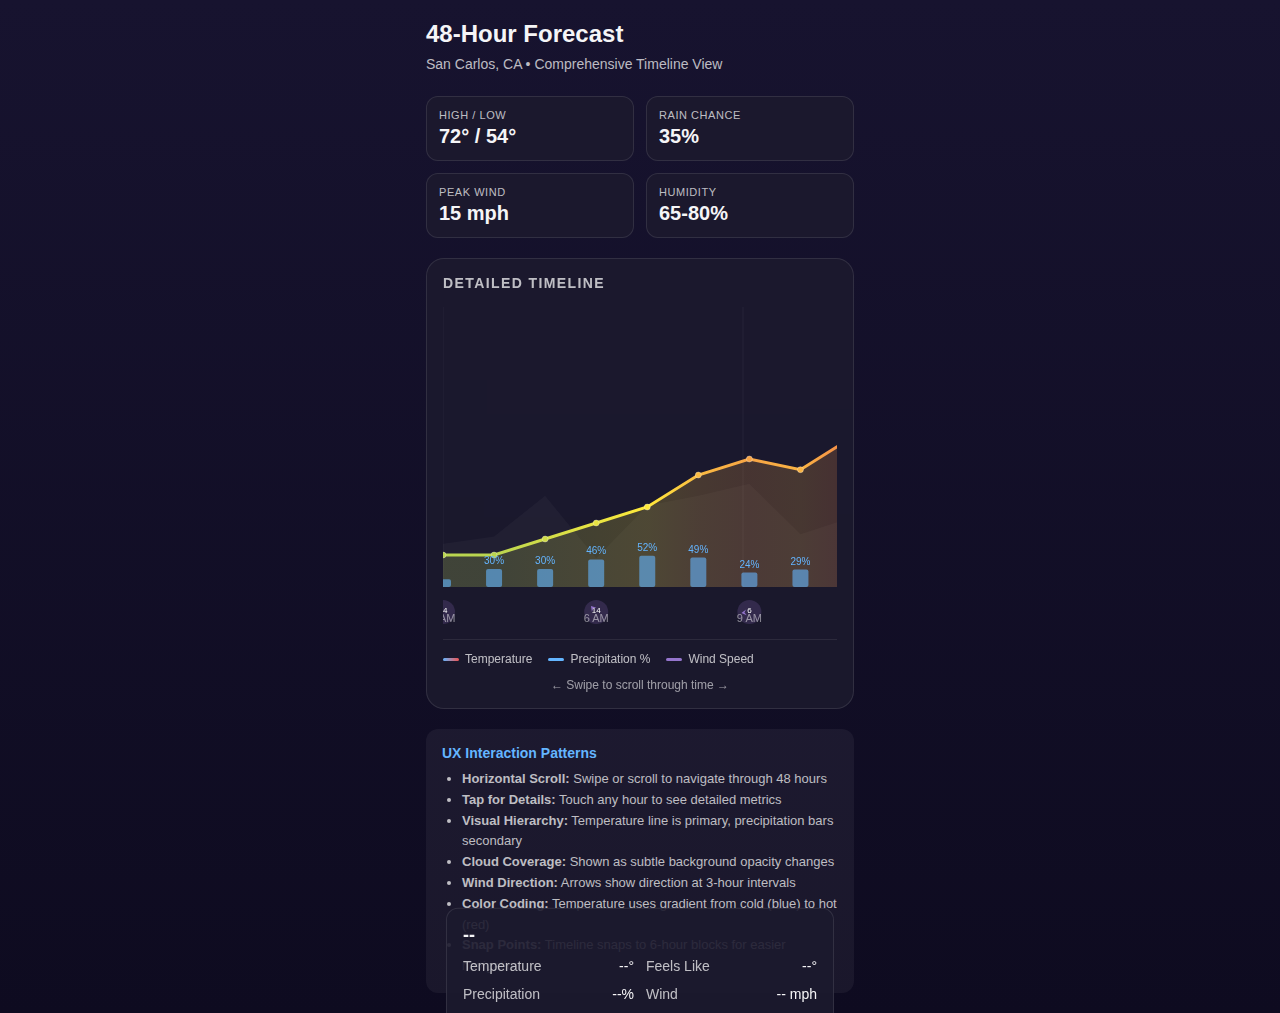
<file: mockup1.html>
<!DOCTYPE html>
<html lang="en">
<head>
  <meta charset="utf-8" />
  <meta name="viewport" content="width=device-width, initial-scale=1" />
  <title>Mockup 1: Comprehensive Timeline - 48 Hour Weather</title>
  <style>
    :root {
      --background: #0e0b20;
      --foreground: #f5f5f7;
      --secondary: rgba(255, 255, 255, 0.72);
      --panel-bg: rgba(28, 26, 45, 0.9);
      --panel-border: rgba(255, 255, 255, 0.1);
      --accent: #64b5ff;
      --precip-color: #64b5ff;
      font-family: 'SF Pro Display', -apple-system, BlinkMacSystemFont, 'Segoe UI', sans-serif;
    }

    * {
      box-sizing: border-box;
      margin: 0;
      padding: 0;
    }

    body {
      background: linear-gradient(180deg, #17132f 0%, #0e0b20 100%);
      color: var(--foreground);
      min-height: 100vh;
      padding: 20px;
      overflow-x: hidden;
    }

    .container {
      max-width: 428px;
      margin: 0 auto;
    }

    h1 {
      font-size: 24px;
      font-weight: 600;
      margin-bottom: 8px;
    }

    .subtitle {
      color: var(--secondary);
      font-size: 14px;
      margin-bottom: 24px;
    }

    /* Main Timeline Panel */
    .timeline-panel {
      background: var(--panel-bg);
      backdrop-filter: blur(24px);
      border: 1px solid var(--panel-border);
      border-radius: 18px;
      padding: 16px;
      margin-bottom: 20px;
    }

    .panel-title {
      font-size: 14px;
      letter-spacing: 0.1em;
      color: var(--secondary);
      margin-bottom: 16px;
    }

    /* Timeline Container */
    .timeline-container {
      position: relative;
      height: 320px;
      overflow-x: auto;
      overflow-y: hidden;
      scroll-snap-type: x proximity;
      -webkit-overflow-scrolling: touch;
      cursor: grab;
    }

    .timeline-container:active {
      cursor: grabbing;
    }

    .timeline-container::-webkit-scrollbar {
      height: 6px;
    }

    .timeline-container::-webkit-scrollbar-track {
      background: rgba(255, 255, 255, 0.05);
      border-radius: 3px;
    }

    .timeline-container::-webkit-scrollbar-thumb {
      background: rgba(255, 255, 255, 0.2);
      border-radius: 3px;
    }

    .timeline-svg {
      height: 100%;
      min-width: 2400px; /* 48 hours * 50px per hour */
    }

    /* Legend */
    .legend {
      display: flex;
      gap: 16px;
      flex-wrap: wrap;
      margin-top: 12px;
      padding-top: 12px;
      border-top: 1px solid rgba(255, 255, 255, 0.08);
    }

    .legend-item {
      display: flex;
      align-items: center;
      gap: 6px;
      font-size: 12px;
      color: var(--secondary);
    }

    .legend-icon {
      width: 16px;
      height: 3px;
      border-radius: 2px;
    }

    .legend-icon.temp { background: linear-gradient(90deg, #64b5ff, #ef5350); }
    .legend-icon.precip { background: var(--precip-color); }
    .legend-icon.wind { background: #9575cd; }

    /* Quick Stats */
    .quick-stats {
      display: grid;
      grid-template-columns: repeat(2, 1fr);
      gap: 12px;
      margin-bottom: 20px;
    }

    .stat-card {
      background: var(--panel-bg);
      border: 1px solid var(--panel-border);
      border-radius: 12px;
      padding: 12px;
    }

    .stat-label {
      font-size: 11px;
      color: var(--secondary);
      text-transform: uppercase;
      letter-spacing: 0.05em;
      margin-bottom: 4px;
    }

    .stat-value {
      font-size: 20px;
      font-weight: 600;
    }

    /* Hourly Detail (shown on tap/click) */
    .hour-detail {
      background: var(--panel-bg);
      border: 1px solid var(--panel-border);
      border-radius: 12px;
      padding: 16px;
      position: fixed;
      bottom: 20px;
      left: 20px;
      right: 20px;
      max-width: 388px;
      margin: 0 auto;
      transform: translateY(120%);
      transition: transform 0.3s ease;
      z-index: 100;
    }

    .hour-detail.active {
      transform: translateY(0);
    }

    .hour-detail-time {
      font-size: 18px;
      font-weight: 600;
      margin-bottom: 12px;
    }

    .hour-detail-grid {
      display: grid;
      grid-template-columns: repeat(2, 1fr);
      gap: 12px;
    }

    .detail-item {
      display: flex;
      justify-content: space-between;
      font-size: 14px;
    }

    .detail-label {
      color: var(--secondary);
    }

    /* Touch hint */
    .touch-hint {
      text-align: center;
      color: var(--secondary);
      font-size: 12px;
      margin-top: 12px;
      opacity: 0.8;
    }

    /* UX Notes */
    .ux-notes {
      background: rgba(255, 255, 255, 0.05);
      border-radius: 12px;
      padding: 16px;
      margin-top: 20px;
    }

    .ux-notes h3 {
      font-size: 14px;
      margin-bottom: 8px;
      color: var(--accent);
    }

    .ux-notes ul {
      font-size: 13px;
      color: var(--secondary);
      line-height: 1.6;
      padding-left: 20px;
    }
  </style>
</head>
<body>
  <div class="container">
    <h1>48-Hour Forecast</h1>
    <p class="subtitle">San Carlos, CA • Comprehensive Timeline View</p>

    <!-- Quick Stats -->
    <div class="quick-stats">
      <div class="stat-card">
        <div class="stat-label">High / Low</div>
        <div class="stat-value">72° / 54°</div>
      </div>
      <div class="stat-card">
        <div class="stat-label">Rain Chance</div>
        <div class="stat-value">35%</div>
      </div>
      <div class="stat-card">
        <div class="stat-label">Peak Wind</div>
        <div class="stat-value">15 mph</div>
      </div>
      <div class="stat-card">
        <div class="stat-label">Humidity</div>
        <div class="stat-value">65-80%</div>
      </div>
    </div>

    <!-- Main Timeline -->
    <div class="timeline-panel">
      <h2 class="panel-title">DETAILED TIMELINE</h2>

      <div class="timeline-container" id="timeline">
        <svg class="timeline-svg" viewBox="0 0 2400 320" preserveAspectRatio="none">
          <!-- Grid Lines -->
          <g id="grid"></g>

          <!-- Cloud Coverage Background -->
          <g id="clouds"></g>

          <!-- Temperature Line -->
          <g id="temperature"></g>

          <!-- Precipitation Bars -->
          <g id="precipitation"></g>

          <!-- Wind Indicators -->
          <g id="wind"></g>

          <!-- Time Labels -->
          <g id="labels"></g>

          <!-- Interactive Overlay -->
          <g id="interactive"></g>
        </svg>
      </div>

      <div class="legend">
        <div class="legend-item">
          <div class="legend-icon temp"></div>
          <span>Temperature</span>
        </div>
        <div class="legend-item">
          <div class="legend-icon precip"></div>
          <span>Precipitation %</span>
        </div>
        <div class="legend-item">
          <div class="legend-icon wind"></div>
          <span>Wind Speed</span>
        </div>
      </div>

      <div class="touch-hint">← Swipe to scroll through time →</div>
    </div>

    <!-- Hour Detail Popup -->
    <div class="hour-detail" id="hourDetail">
      <div class="hour-detail-time" id="detailTime">--</div>
      <div class="hour-detail-grid">
        <div class="detail-item">
          <span class="detail-label">Temperature</span>
          <span id="detailTemp">--°</span>
        </div>
        <div class="detail-item">
          <span class="detail-label">Feels Like</span>
          <span id="detailFeels">--°</span>
        </div>
        <div class="detail-item">
          <span class="detail-label">Precipitation</span>
          <span id="detailPrecip">--%</span>
        </div>
        <div class="detail-item">
          <span class="detail-label">Wind</span>
          <span id="detailWind">-- mph</span>
        </div>
        <div class="detail-item">
          <span class="detail-label">Humidity</span>
          <span id="detailHumidity">--%</span>
        </div>
        <div class="detail-item">
          <span class="detail-label">Cloud Cover</span>
          <span id="detailClouds">--%</span>
        </div>
      </div>
    </div>

    <!-- UX Notes -->
    <div class="ux-notes">
      <h3>UX Interaction Patterns</h3>
      <ul>
        <li><strong>Horizontal Scroll:</strong> Swipe or scroll to navigate through 48 hours</li>
        <li><strong>Tap for Details:</strong> Touch any hour to see detailed metrics</li>
        <li><strong>Visual Hierarchy:</strong> Temperature line is primary, precipitation bars secondary</li>
        <li><strong>Cloud Coverage:</strong> Shown as subtle background opacity changes</li>
        <li><strong>Wind Direction:</strong> Arrows show direction at 3-hour intervals</li>
        <li><strong>Color Coding:</strong> Temperature uses gradient from cold (blue) to hot (red)</li>
        <li><strong>Snap Points:</strong> Timeline snaps to 6-hour blocks for easier navigation</li>
      </ul>
    </div>
  </div>

  <script>
    // Temperature color function matching the app
    function getTemperatureColor(temp) {
      const TEMP_MIN = -20;
      const TEMP_MAX = 120;
      const normalized = Math.max(0, Math.min(1, (temp - TEMP_MIN) / (TEMP_MAX - TEMP_MIN)));

      const stops = [
        { pos: 0.00, color: [255, 255, 255] },
        { pos: 0.14, color: [147, 112, 219] },
        { pos: 0.29, color: [100, 181, 246] },
        { pos: 0.43, color: [102, 187, 106] },
        { pos: 0.57, color: [255, 235, 59] },
        { pos: 0.71, color: [239, 83, 80] },
        { pos: 1.00, color: [136, 14, 79] }
      ];

      let lower = stops[0];
      let upper = stops[stops.length - 1];

      for (let i = 0; i < stops.length - 1; i++) {
        if (normalized >= stops[i].pos && normalized <= stops[i + 1].pos) {
          lower = stops[i];
          upper = stops[i + 1];
          break;
        }
      }

      const range = upper.pos - lower.pos;
      const factor = range === 0 ? 0 : (normalized - lower.pos) / range;

      const r = Math.round(lower.color[0] + (upper.color[0] - lower.color[0]) * factor);
      const g = Math.round(lower.color[1] + (upper.color[1] - lower.color[1]) * factor);
      const b = Math.round(lower.color[2] + (upper.color[2] - lower.color[2]) * factor);

      return `rgb(${r}, ${g}, ${b})`;
    }

    // Generate sample data for 48 hours
    function generateWeatherData() {
      const data = [];
      const baseTime = new Date();
      baseTime.setMinutes(0, 0, 0);

      for (let i = 0; i < 48; i++) {
        const time = new Date(baseTime.getTime() + i * 3600000);
        const hour = time.getHours();

        // Realistic temperature curve (cooler at night)
        const dayProgress = (hour - 6) / 12;
        const tempBase = 60 + Math.sin(dayProgress * Math.PI) * 12;
        const temp = tempBase + (Math.random() - 0.5) * 8;

        // Higher precipitation chance in early morning
        const precipBase = hour >= 4 && hour <= 8 ? 40 : 15;
        const precip = Math.max(0, Math.min(100, precipBase + (Math.random() - 0.5) * 30));

        // Wind varies throughout day
        const windSpeed = 5 + Math.random() * 15;
        const windDir = Math.floor(Math.random() * 360);

        // Cloud coverage
        const clouds = Math.max(0, Math.min(100, 30 + (Math.random() - 0.5) * 40));

        // Humidity higher at night
        const humidity = hour >= 20 || hour <= 6 ? 75 : 55;

        data.push({
          time,
          temp: Math.round(temp),
          feelsLike: Math.round(temp + (Math.random() - 0.5) * 5),
          precip: Math.round(precip),
          windSpeed: Math.round(windSpeed),
          windDir,
          clouds: Math.round(clouds),
          humidity: humidity + Math.round((Math.random() - 0.5) * 10),
          dewPoint: Math.round(temp - 15)
        });
      }

      return data;
    }

    // Render the timeline
    function renderTimeline() {
      const data = generateWeatherData();
      const svg = document.querySelector('.timeline-svg');
      const width = 2400;
      const height = 320;
      const padding = 40;

      // Clear previous content
      document.getElementById('grid').innerHTML = '';
      document.getElementById('clouds').innerHTML = '';
      document.getElementById('temperature').innerHTML = '';
      document.getElementById('precipitation').innerHTML = '';
      document.getElementById('wind').innerHTML = '';
      document.getElementById('labels').innerHTML = '';
      document.getElementById('interactive').innerHTML = '';

      // Grid lines every 6 hours
      for (let i = 0; i < 48; i += 6) {
        const x = (i / 48) * width;
        const line = `<line x1="${x}" y1="0" x2="${x}" y2="${height - padding}"
                      stroke="rgba(255,255,255,0.05)" stroke-width="1"/>`;
        document.getElementById('grid').innerHTML += line;
      }

      // Cloud coverage as background
      let cloudPath = `M 0,${height - padding} `;
      data.forEach((d, i) => {
        const x = (i / 47) * width;
        const y = height - padding - (d.clouds / 100) * (height - padding * 2);
        cloudPath += `L ${x},${y} `;
      });
      cloudPath += `L ${width},${height - padding} Z`;
      document.getElementById('clouds').innerHTML =
        `<path d="${cloudPath}" fill="rgba(255,255,255,0.03)"/>`;

      // Temperature line with gradient fill
      let tempPath = '';
      let tempFillPath = `M 0,${height - padding} `;
      const tempMin = Math.min(...data.map(d => d.temp));
      const tempMax = Math.max(...data.map(d => d.temp));

      data.forEach((d, i) => {
        const x = (i / 47) * width;
        const y = height - padding - ((d.temp - tempMin) / (tempMax - tempMin)) * (height - padding * 2 - 80);

        if (i === 0) {
          tempPath = `M ${x},${y}`;
          tempFillPath += `L ${x},${y}`;
        } else {
          tempPath += ` L ${x},${y}`;
          tempFillPath += ` L ${x},${y}`;
        }

        // Add circle point
        const circle = `<circle cx="${x}" cy="${y}" r="3"
                       fill="${getTemperatureColor(d.temp)}"
                       stroke="rgba(255,255,255,0.3)" stroke-width="1"
                       data-hour="${i}" class="temp-point"/>`;
        document.getElementById('temperature').innerHTML += circle;
      });

      tempFillPath += ` L ${width},${height - padding} Z`;

      // Create gradient for temperature line
      const gradientId = 'tempGradient';
      const gradientDef = `
        <defs>
          <linearGradient id="${gradientId}" x1="0%" y1="0%" x2="100%" y2="0%">
            ${data.map((d, i) =>
              `<stop offset="${(i / 47) * 100}%" stop-color="${getTemperatureColor(d.temp)}"/>`
            ).join('')}
          </linearGradient>
        </defs>
      `;

      document.getElementById('temperature').innerHTML = gradientDef +
        `<path d="${tempFillPath}" fill="url(#${gradientId})" opacity="0.2"/>` +
        `<path d="${tempPath}" stroke="url(#${gradientId})" stroke-width="3" fill="none"/>` +
        document.getElementById('temperature').innerHTML;

      // Precipitation bars
      data.forEach((d, i) => {
        if (d.precip > 0) {
          const x = (i / 47) * width - 8;
          const barHeight = (d.precip / 100) * 60;
          const y = height - padding - barHeight;

          const bar = `<rect x="${x}" y="${y}" width="16" height="${barHeight}"
                       fill="${'#64b5ff'}" opacity="0.6" rx="2"
                       data-hour="${i}" class="precip-bar"/>`;
          document.getElementById('precipitation').innerHTML += bar;

          // Add percentage label for significant precipitation
          if (d.precip > 20) {
            const text = `<text x="${x + 8}" y="${y - 5}"
                         font-size="10" fill="${'#64b5ff'}" text-anchor="middle">
                         ${d.precip}%</text>`;
            document.getElementById('precipitation').innerHTML += text;
          }
        }
      });

      // Wind indicators every 3 hours
      data.forEach((d, i) => {
        if (i % 3 === 0) {
          const x = (i / 47) * width;
          const y = height - padding + 25;

          // Wind arrow
          const arrow = `
            <g transform="translate(${x}, ${y})">
              <circle r="12" fill="rgba(149, 117, 205, 0.2)"/>
              <text y="1" font-size="8" fill="white" text-anchor="middle">${d.windSpeed}</text>
              <g transform="rotate(${d.windDir}, 0, 0)">
                <path d="M 0,-8 L -3,-3 L 0,-5 L 3,-3 Z" fill="#9575cd"/>
              </g>
            </g>
          `;
          document.getElementById('wind').innerHTML += arrow;
        }
      });

      // Time labels
      data.forEach((d, i) => {
        if (i % 3 === 0) {
          const x = (i / 47) * width;
          const timeStr = d.time.toLocaleTimeString('en-US', {
            hour: 'numeric',
            hour12: true
          });

          const label = `<text x="${x}" y="${height - 5}"
                        font-size="11" fill="rgba(255,255,255,0.5)"
                        text-anchor="middle">${timeStr}</text>`;
          document.getElementById('labels').innerHTML += label;
        }
      });

      // Interactive overlay rectangles
      data.forEach((d, i) => {
        const x = (i / 47) * width - 25;
        const rect = `<rect x="${x}" y="0" width="50" height="${height}"
                      fill="transparent" data-hour="${i}" class="interactive-rect"
                      style="cursor: pointer"/>`;
        document.getElementById('interactive').innerHTML += rect;
      });

      // Add click handlers
      document.querySelectorAll('.interactive-rect').forEach(rect => {
        rect.addEventListener('click', (e) => {
          const hour = parseInt(e.target.dataset.hour);
          showHourDetail(data[hour]);
        });
      });

      // Store data globally for detail view
      window.weatherData = data;
    }

    // Show hour detail
    function showHourDetail(data) {
      const detail = document.getElementById('hourDetail');
      const timeStr = data.time.toLocaleString('en-US', {
        weekday: 'short',
        hour: 'numeric',
        hour12: true
      });

      document.getElementById('detailTime').textContent = timeStr;
      document.getElementById('detailTemp').textContent = `${data.temp}°`;
      document.getElementById('detailFeels').textContent = `${data.feelsLike}°`;
      document.getElementById('detailPrecip').textContent = `${data.precip}%`;
      document.getElementById('detailWind').textContent = `${data.windSpeed} mph`;
      document.getElementById('detailHumidity').textContent = `${data.humidity}%`;
      document.getElementById('detailClouds').textContent = `${data.clouds}%`;

      detail.classList.add('active');

      // Auto-hide after 3 seconds
      setTimeout(() => {
        detail.classList.remove('active');
      }, 3000);
    }

    // Initialize
    renderTimeline();

    // Add smooth scrolling behavior
    const timeline = document.getElementById('timeline');
    let isDown = false;
    let startX;
    let scrollLeft;

    timeline.addEventListener('mousedown', (e) => {
      isDown = true;
      startX = e.pageX - timeline.offsetLeft;
      scrollLeft = timeline.scrollLeft;
    });

    timeline.addEventListener('mouseleave', () => {
      isDown = false;
    });

    timeline.addEventListener('mouseup', () => {
      isDown = false;
    });

    timeline.addEventListener('mousemove', (e) => {
      if (!isDown) return;
      e.preventDefault();
      const x = e.pageX - timeline.offsetLeft;
      const walk = (x - startX) * 2;
      timeline.scrollLeft = scrollLeft - walk;
    });
  </script>
</body>
</html>
</file>
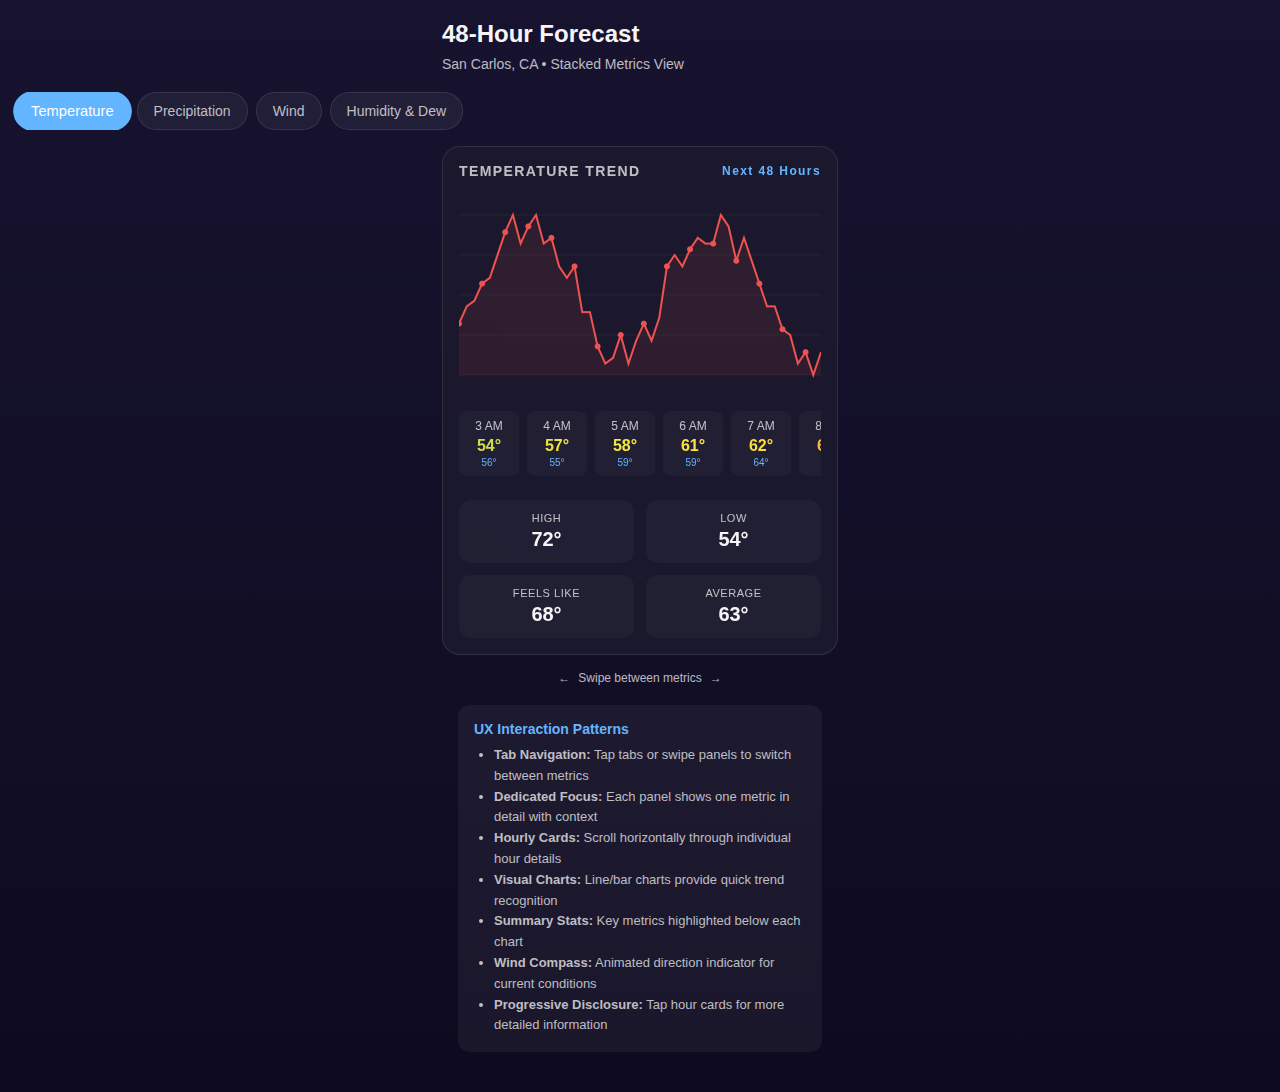
<file: mockup2.html>
<!DOCTYPE html>
<html lang="en">
<head>
  <meta charset="utf-8" />
  <meta name="viewport" content="width=device-width, initial-scale=1, maximum-scale=1" />
  <title>Mockup 2: Stacked Metrics Dashboard - 48 Hour Weather</title>
  <style>
    :root {
      --background: #0e0b20;
      --foreground: #f5f5f7;
      --secondary: rgba(255, 255, 255, 0.72);
      --panel-bg: rgba(28, 26, 45, 0.9);
      --panel-border: rgba(255, 255, 255, 0.1);
      --accent: #64b5ff;
      --temp-gradient: linear-gradient(90deg, #64b5ff, #66bb6a, #ffeb3b, #ef5350);
      font-family: 'SF Pro Display', -apple-system, BlinkMacSystemFont, 'Segoe UI', sans-serif;
    }

    * {
      box-sizing: border-box;
      margin: 0;
      padding: 0;
    }

    body {
      background: linear-gradient(180deg, #17132f 0%, #0e0b20 100%);
      color: var(--foreground);
      min-height: 100vh;
      padding: 20px 0;
    }

    .container {
      max-width: 428px;
      margin: 0 auto;
      padding: 0 16px;
    }

    .header {
      margin-bottom: 20px;
    }

    h1 {
      font-size: 24px;
      font-weight: 600;
      margin-bottom: 8px;
    }

    .subtitle {
      color: var(--secondary);
      font-size: 14px;
    }

    /* Tab Navigation */
    .metric-tabs {
      display: flex;
      gap: 8px;
      margin-bottom: 16px;
      padding: 0 16px;
      overflow-x: auto;
      -webkit-overflow-scrolling: touch;
    }

    .metric-tabs::-webkit-scrollbar {
      display: none;
    }

    .metric-tab {
      flex-shrink: 0;
      padding: 10px 16px;
      background: rgba(255, 255, 255, 0.05);
      border: 1px solid rgba(255, 255, 255, 0.1);
      border-radius: 20px;
      font-size: 14px;
      color: var(--secondary);
      cursor: pointer;
      transition: all 0.3s ease;
      white-space: nowrap;
    }

    .metric-tab.active {
      background: var(--accent);
      color: white;
      border-color: var(--accent);
      transform: scale(1.05);
    }

    /* Metric Panels */
    .metric-panel {
      display: none;
      animation: slideIn 0.3s ease;
    }

    .metric-panel.active {
      display: block;
    }

    @keyframes slideIn {
      from {
        opacity: 0;
        transform: translateY(20px);
      }
      to {
        opacity: 1;
        transform: translateY(0);
      }
    }

    .panel {
      background: var(--panel-bg);
      backdrop-filter: blur(24px);
      border: 1px solid var(--panel-border);
      border-radius: 18px;
      padding: 16px;
      margin-bottom: 16px;
    }

    .panel-title {
      font-size: 14px;
      letter-spacing: 0.1em;
      color: var(--secondary);
      margin-bottom: 16px;
      display: flex;
      justify-content: space-between;
      align-items: center;
    }

    .time-range {
      font-size: 12px;
      color: var(--accent);
    }

    /* Chart Container */
    .chart-container {
      position: relative;
      height: 200px;
      margin-bottom: 16px;
      overflow: hidden;
    }

    .chart-canvas {
      width: 100%;
      height: 100%;
    }

    /* Hour Scroll */
    .hour-scroll {
      display: flex;
      gap: 8px;
      overflow-x: auto;
      padding-bottom: 8px;
      scroll-snap-type: x mandatory;
      -webkit-overflow-scrolling: touch;
    }

    .hour-scroll::-webkit-scrollbar {
      height: 4px;
    }

    .hour-scroll::-webkit-scrollbar-track {
      background: rgba(255, 255, 255, 0.05);
      border-radius: 2px;
    }

    .hour-scroll::-webkit-scrollbar-thumb {
      background: rgba(255, 255, 255, 0.2);
      border-radius: 2px;
    }

    .hour-card {
      flex-shrink: 0;
      width: 60px;
      padding: 8px 4px;
      background: rgba(255, 255, 255, 0.03);
      border-radius: 8px;
      text-align: center;
      font-size: 12px;
      scroll-snap-align: start;
      cursor: pointer;
      transition: all 0.2s ease;
    }

    .hour-card:hover,
    .hour-card.selected {
      background: rgba(255, 255, 255, 0.08);
      transform: scale(1.05);
    }

    .hour-time {
      color: var(--secondary);
      margin-bottom: 4px;
    }

    .hour-value {
      font-size: 16px;
      font-weight: 600;
      margin-bottom: 2px;
    }

    .hour-secondary {
      font-size: 10px;
      color: var(--accent);
    }

    /* Summary Stats */
    .summary-grid {
      display: grid;
      grid-template-columns: repeat(2, 1fr);
      gap: 12px;
      margin-top: 16px;
    }

    .summary-stat {
      padding: 12px;
      background: rgba(255, 255, 255, 0.03);
      border-radius: 12px;
      text-align: center;
    }

    .summary-label {
      font-size: 11px;
      color: var(--secondary);
      text-transform: uppercase;
      letter-spacing: 0.05em;
      margin-bottom: 4px;
    }

    .summary-value {
      font-size: 20px;
      font-weight: 600;
    }

    /* Wind Direction Compass */
    .wind-compass {
      width: 120px;
      height: 120px;
      margin: 0 auto 16px;
      position: relative;
    }

    .compass-circle {
      width: 100%;
      height: 100%;
      border: 2px solid rgba(255, 255, 255, 0.1);
      border-radius: 50%;
      position: relative;
    }

    .compass-arrow {
      position: absolute;
      top: 50%;
      left: 50%;
      width: 80%;
      height: 2px;
      background: var(--accent);
      transform-origin: left center;
      transition: transform 0.5s ease;
    }

    .compass-arrow::after {
      content: '';
      position: absolute;
      right: -8px;
      top: -6px;
      width: 0;
      height: 0;
      border-left: 12px solid var(--accent);
      border-top: 7px solid transparent;
      border-bottom: 7px solid transparent;
    }

    .compass-labels {
      position: absolute;
      width: 100%;
      height: 100%;
    }

    .compass-label {
      position: absolute;
      font-size: 12px;
      font-weight: 600;
      color: var(--secondary);
    }

    .compass-label.n { top: -5px; left: 50%; transform: translateX(-50%); }
    .compass-label.s { bottom: -5px; left: 50%; transform: translateX(-50%); }
    .compass-label.e { right: -5px; top: 50%; transform: translateY(-50%); }
    .compass-label.w { left: -5px; top: 50%; transform: translateY(-50%); }

    /* Swipe Hint */
    .swipe-hint {
      text-align: center;
      color: var(--secondary);
      font-size: 12px;
      margin: 16px 0;
      display: flex;
      align-items: center;
      justify-content: center;
      gap: 8px;
    }

    .swipe-arrow {
      animation: swipeHint 1.5s infinite;
    }

    @keyframes swipeHint {
      0%, 100% { transform: translateX(0); }
      50% { transform: translateX(5px); }
    }

    /* UX Notes */
    .ux-notes {
      background: rgba(255, 255, 255, 0.05);
      border-radius: 12px;
      padding: 16px;
      margin: 20px 16px;
    }

    .ux-notes h3 {
      font-size: 14px;
      margin-bottom: 8px;
      color: var(--accent);
    }

    .ux-notes ul {
      font-size: 13px;
      color: var(--secondary);
      line-height: 1.6;
      padding-left: 20px;
    }
  </style>
</head>
<body>
  <div class="container">
    <div class="header">
      <h1>48-Hour Forecast</h1>
      <p class="subtitle">San Carlos, CA • Stacked Metrics View</p>
    </div>
  </div>

  <!-- Tab Navigation -->
  <div class="metric-tabs">
    <div class="metric-tab active" data-metric="temperature">Temperature</div>
    <div class="metric-tab" data-metric="precipitation">Precipitation</div>
    <div class="metric-tab" data-metric="wind">Wind</div>
    <div class="metric-tab" data-metric="humidity">Humidity & Dew</div>
  </div>

  <div class="container">
    <!-- Temperature Panel -->
    <div class="metric-panel active" id="temperature-panel">
      <div class="panel">
        <h2 class="panel-title">
          TEMPERATURE TREND
          <span class="time-range">Next 48 Hours</span>
        </h2>
        <div class="chart-container">
          <canvas class="chart-canvas" id="temp-chart"></canvas>
        </div>
        <div class="hour-scroll" id="temp-hours"></div>
        <div class="summary-grid">
          <div class="summary-stat">
            <div class="summary-label">High</div>
            <div class="summary-value">72°</div>
          </div>
          <div class="summary-stat">
            <div class="summary-label">Low</div>
            <div class="summary-value">54°</div>
          </div>
          <div class="summary-stat">
            <div class="summary-label">Feels Like</div>
            <div class="summary-value">68°</div>
          </div>
          <div class="summary-stat">
            <div class="summary-label">Average</div>
            <div class="summary-value">63°</div>
          </div>
        </div>
      </div>
    </div>

    <!-- Precipitation Panel -->
    <div class="metric-panel" id="precipitation-panel">
      <div class="panel">
        <h2 class="panel-title">
          PRECIPITATION FORECAST
          <span class="time-range">Next 48 Hours</span>
        </h2>
        <div class="chart-container">
          <canvas class="chart-canvas" id="precip-chart"></canvas>
        </div>
        <div class="hour-scroll" id="precip-hours"></div>
        <div class="summary-grid">
          <div class="summary-stat">
            <div class="summary-label">Max Chance</div>
            <div class="summary-value">45%</div>
          </div>
          <div class="summary-stat">
            <div class="summary-label">Peak Time</div>
            <div class="summary-value">6 AM</div>
          </div>
          <div class="summary-stat">
            <div class="summary-label">Total Rain</div>
            <div class="summary-value">0.2"</div>
          </div>
          <div class="summary-stat">
            <div class="summary-label">Duration</div>
            <div class="summary-value">4 hrs</div>
          </div>
        </div>
      </div>
    </div>

    <!-- Wind Panel -->
    <div class="metric-panel" id="wind-panel">
      <div class="panel">
        <h2 class="panel-title">
          WIND CONDITIONS
          <span class="time-range">Next 48 Hours</span>
        </h2>
        <div class="wind-compass">
          <div class="compass-circle">
            <div class="compass-labels">
              <span class="compass-label n">N</span>
              <span class="compass-label s">S</span>
              <span class="compass-label e">E</span>
              <span class="compass-label w">W</span>
            </div>
            <div class="compass-arrow" id="wind-arrow"></div>
          </div>
        </div>
        <div class="chart-container" style="height: 120px;">
          <canvas class="chart-canvas" id="wind-chart"></canvas>
        </div>
        <div class="hour-scroll" id="wind-hours"></div>
        <div class="summary-grid">
          <div class="summary-stat">
            <div class="summary-label">Max Gust</div>
            <div class="summary-value">22 mph</div>
          </div>
          <div class="summary-stat">
            <div class="summary-label">Average</div>
            <div class="summary-value">12 mph</div>
          </div>
          <div class="summary-stat">
            <div class="summary-label">Direction</div>
            <div class="summary-value">NW</div>
          </div>
          <div class="summary-stat">
            <div class="summary-label">Calm Hours</div>
            <div class="summary-value">18</div>
          </div>
        </div>
      </div>
    </div>

    <!-- Humidity Panel -->
    <div class="metric-panel" id="humidity-panel">
      <div class="panel">
        <h2 class="panel-title">
          HUMIDITY & DEW POINT
          <span class="time-range">Next 48 Hours</span>
        </h2>
        <div class="chart-container">
          <canvas class="chart-canvas" id="humidity-chart"></canvas>
        </div>
        <div class="hour-scroll" id="humidity-hours"></div>
        <div class="summary-grid">
          <div class="summary-stat">
            <div class="summary-label">Max Humidity</div>
            <div class="summary-value">85%</div>
          </div>
          <div class="summary-stat">
            <div class="summary-label">Min Humidity</div>
            <div class="summary-value">45%</div>
          </div>
          <div class="summary-stat">
            <div class="summary-label">Dew Point</div>
            <div class="summary-value">48°</div>
          </div>
          <div class="summary-stat">
            <div class="summary-label">Comfort</div>
            <div class="summary-value">Good</div>
          </div>
        </div>
      </div>
    </div>

    <div class="swipe-hint">
      <span class="swipe-arrow">←</span>
      Swipe between metrics
      <span class="swipe-arrow">→</span>
    </div>

    <!-- UX Notes -->
    <div class="ux-notes">
      <h3>UX Interaction Patterns</h3>
      <ul>
        <li><strong>Tab Navigation:</strong> Tap tabs or swipe panels to switch between metrics</li>
        <li><strong>Dedicated Focus:</strong> Each panel shows one metric in detail with context</li>
        <li><strong>Hourly Cards:</strong> Scroll horizontally through individual hour details</li>
        <li><strong>Visual Charts:</strong> Line/bar charts provide quick trend recognition</li>
        <li><strong>Summary Stats:</strong> Key metrics highlighted below each chart</li>
        <li><strong>Wind Compass:</strong> Animated direction indicator for current conditions</li>
        <li><strong>Progressive Disclosure:</strong> Tap hour cards for more detailed information</li>
      </ul>
    </div>
  </div>

  <script>
    // Temperature color function
    function getTemperatureColor(temp) {
      const TEMP_MIN = -20;
      const TEMP_MAX = 120;
      const normalized = Math.max(0, Math.min(1, (temp - TEMP_MIN) / (TEMP_MAX - TEMP_MIN)));

      const stops = [
        { pos: 0.00, color: [255, 255, 255] },
        { pos: 0.14, color: [147, 112, 219] },
        { pos: 0.29, color: [100, 181, 246] },
        { pos: 0.43, color: [102, 187, 106] },
        { pos: 0.57, color: [255, 235, 59] },
        { pos: 0.71, color: [239, 83, 80] },
        { pos: 1.00, color: [136, 14, 79] }
      ];

      let lower = stops[0];
      let upper = stops[stops.length - 1];

      for (let i = 0; i < stops.length - 1; i++) {
        if (normalized >= stops[i].pos && normalized <= stops[i + 1].pos) {
          lower = stops[i];
          upper = stops[i + 1];
          break;
        }
      }

      const range = upper.pos - lower.pos;
      const factor = range === 0 ? 0 : (normalized - lower.pos) / range;

      const r = Math.round(lower.color[0] + (upper.color[0] - lower.color[0]) * factor);
      const g = Math.round(lower.color[1] + (upper.color[1] - lower.color[1]) * factor);
      const b = Math.round(lower.color[2] + (upper.color[2] - lower.color[2]) * factor);

      return `rgb(${r}, ${g}, ${b})`;
    }

    // Generate sample data
    function generateWeatherData() {
      const data = [];
      const baseTime = new Date();
      baseTime.setMinutes(0, 0, 0);

      for (let i = 0; i < 48; i++) {
        const time = new Date(baseTime.getTime() + i * 3600000);
        const hour = time.getHours();

        const dayProgress = (hour - 6) / 12;
        const tempBase = 60 + Math.sin(dayProgress * Math.PI) * 12;
        const temp = tempBase + (Math.random() - 0.5) * 8;

        const precipBase = hour >= 4 && hour <= 8 ? 40 : 15;
        const precip = Math.max(0, Math.min(100, precipBase + (Math.random() - 0.5) * 30));

        const windSpeed = 5 + Math.random() * 15;
        const windDir = Math.floor(Math.random() * 360);

        const humidity = (hour >= 20 || hour <= 6 ? 75 : 55) + Math.round((Math.random() - 0.5) * 10);

        data.push({
          time,
          temp: Math.round(temp),
          feelsLike: Math.round(temp + (Math.random() - 0.5) * 5),
          precip: Math.round(precip),
          windSpeed: Math.round(windSpeed),
          windDir,
          humidity,
          dewPoint: Math.round(temp - 15)
        });
      }

      return data;
    }

    const weatherData = generateWeatherData();

    // Draw charts
    function drawLineChart(canvasId, data, color, fillColor) {
      const canvas = document.getElementById(canvasId);
      if (!canvas) return;

      const ctx = canvas.getContext('2d');
      const rect = canvas.getBoundingClientRect();
      canvas.width = rect.width * 2;
      canvas.height = rect.height * 2;
      ctx.scale(2, 2);

      const width = rect.width;
      const height = rect.height;
      const padding = 20;

      const min = Math.min(...data);
      const max = Math.max(...data);
      const range = max - min || 1;

      ctx.clearRect(0, 0, width, height);

      // Draw grid lines
      ctx.strokeStyle = 'rgba(255, 255, 255, 0.05)';
      ctx.lineWidth = 1;
      for (let i = 0; i <= 4; i++) {
        const y = padding + (height - padding * 2) * (i / 4);
        ctx.beginPath();
        ctx.moveTo(0, y);
        ctx.lineTo(width, y);
        ctx.stroke();
      }

      // Draw filled area
      if (fillColor) {
        ctx.fillStyle = fillColor;
        ctx.beginPath();
        ctx.moveTo(0, height - padding);

        data.forEach((value, i) => {
          const x = (i / (data.length - 1)) * width;
          const y = height - padding - ((value - min) / range) * (height - padding * 2);
          ctx.lineTo(x, y);
        });

        ctx.lineTo(width, height - padding);
        ctx.closePath();
        ctx.fill();
      }

      // Draw line
      ctx.strokeStyle = color;
      ctx.lineWidth = 2;
      ctx.beginPath();

      data.forEach((value, i) => {
        const x = (i / (data.length - 1)) * width;
        const y = height - padding - ((value - min) / range) * (height - padding * 2);

        if (i === 0) {
          ctx.moveTo(x, y);
        } else {
          ctx.lineTo(x, y);
        }
      });

      ctx.stroke();

      // Draw points
      data.forEach((value, i) => {
        if (i % 3 === 0) {
          const x = (i / (data.length - 1)) * width;
          const y = height - padding - ((value - min) / range) * (height - padding * 2);

          ctx.fillStyle = color;
          ctx.beginPath();
          ctx.arc(x, y, 3, 0, Math.PI * 2);
          ctx.fill();
        }
      });
    }

    // Populate hour cards
    function populateHourCards(containerId, data, valueKey, unit, secondaryKey, secondaryUnit) {
      const container = document.getElementById(containerId);
      if (!container) return;

      container.innerHTML = '';

      data.forEach((d, i) => {
        const card = document.createElement('div');
        card.className = 'hour-card';

        const timeStr = d.time.toLocaleTimeString('en-US', {
          hour: 'numeric',
          hour12: true
        });

        let valueColor = '';
        if (valueKey === 'temp') {
          valueColor = `style="color: ${getTemperatureColor(d[valueKey])}"`;
        }

        card.innerHTML = `
          <div class="hour-time">${timeStr}</div>
          <div class="hour-value" ${valueColor}>${d[valueKey]}${unit}</div>
          ${secondaryKey ? `<div class="hour-secondary">${d[secondaryKey]}${secondaryUnit}</div>` : ''}
        `;

        container.appendChild(card);
      });
    }

    // Initialize panels
    function initializePanels() {
      // Temperature
      drawLineChart('temp-chart',
        weatherData.map(d => d.temp),
        '#ef5350',
        'rgba(239, 83, 80, 0.1)'
      );
      populateHourCards('temp-hours', weatherData, 'temp', '°', 'feelsLike', '°');

      // Precipitation
      drawLineChart('precip-chart',
        weatherData.map(d => d.precip),
        '#64b5ff',
        'rgba(100, 181, 255, 0.2)'
      );
      populateHourCards('precip-hours', weatherData, 'precip', '%');

      // Wind
      drawLineChart('wind-chart',
        weatherData.map(d => d.windSpeed),
        '#9575cd',
        'rgba(149, 117, 205, 0.1)'
      );
      populateHourCards('wind-hours', weatherData, 'windSpeed', ' mph');

      // Humidity
      drawLineChart('humidity-chart',
        weatherData.map(d => d.humidity),
        '#4db6ac',
        'rgba(77, 182, 172, 0.1)'
      );
      populateHourCards('humidity-hours', weatherData, 'humidity', '%', 'dewPoint', '°');

      // Animate wind compass
      animateWindCompass();
    }

    // Wind compass animation
    function animateWindCompass() {
      const arrow = document.getElementById('wind-arrow');
      if (!arrow) return;

      let currentIndex = 0;

      setInterval(() => {
        const dir = weatherData[currentIndex].windDir;
        arrow.style.transform = `translate(-50%, -50%) rotate(${dir}deg)`;
        currentIndex = (currentIndex + 1) % weatherData.length;
      }, 2000);
    }

    // Tab switching
    document.querySelectorAll('.metric-tab').forEach(tab => {
      tab.addEventListener('click', () => {
        // Remove active from all tabs and panels
        document.querySelectorAll('.metric-tab').forEach(t => t.classList.remove('active'));
        document.querySelectorAll('.metric-panel').forEach(p => p.classList.remove('active'));

        // Add active to clicked tab and corresponding panel
        tab.classList.add('active');
        const metric = tab.dataset.metric;
        const panel = document.getElementById(`${metric}-panel`);
        if (panel) panel.classList.add('active');
      });
    });

    // Touch/swipe handling for panels
    let touchStartX = 0;
    let touchEndX = 0;
    const panels = ['temperature', 'precipitation', 'wind', 'humidity'];
    let currentPanelIndex = 0;

    document.addEventListener('touchstart', e => {
      touchStartX = e.changedTouches[0].screenX;
    });

    document.addEventListener('touchend', e => {
      touchEndX = e.changedTouches[0].screenX;
      handleSwipe();
    });

    function handleSwipe() {
      const swipeThreshold = 50;
      const diff = touchStartX - touchEndX;

      if (Math.abs(diff) < swipeThreshold) return;

      if (diff > 0 && currentPanelIndex < panels.length - 1) {
        // Swipe left - next panel
        currentPanelIndex++;
      } else if (diff < 0 && currentPanelIndex > 0) {
        // Swipe right - previous panel
        currentPanelIndex--;
      }

      // Update active tab and panel
      document.querySelectorAll('.metric-tab').forEach(t => t.classList.remove('active'));
      document.querySelectorAll('.metric-panel').forEach(p => p.classList.remove('active'));

      const activeTab = document.querySelector(`.metric-tab[data-metric="${panels[currentPanelIndex]}"]`);
      const activePanel = document.getElementById(`${panels[currentPanelIndex]}-panel`);

      if (activeTab) activeTab.classList.add('active');
      if (activePanel) activePanel.classList.add('active');

      // Scroll tab into view
      if (activeTab) {
        activeTab.scrollIntoView({ behavior: 'smooth', inline: 'center', block: 'nearest' });
      }
    }

    // Initialize on load
    initializePanels();
  </script>
</body>
</html>
</file>
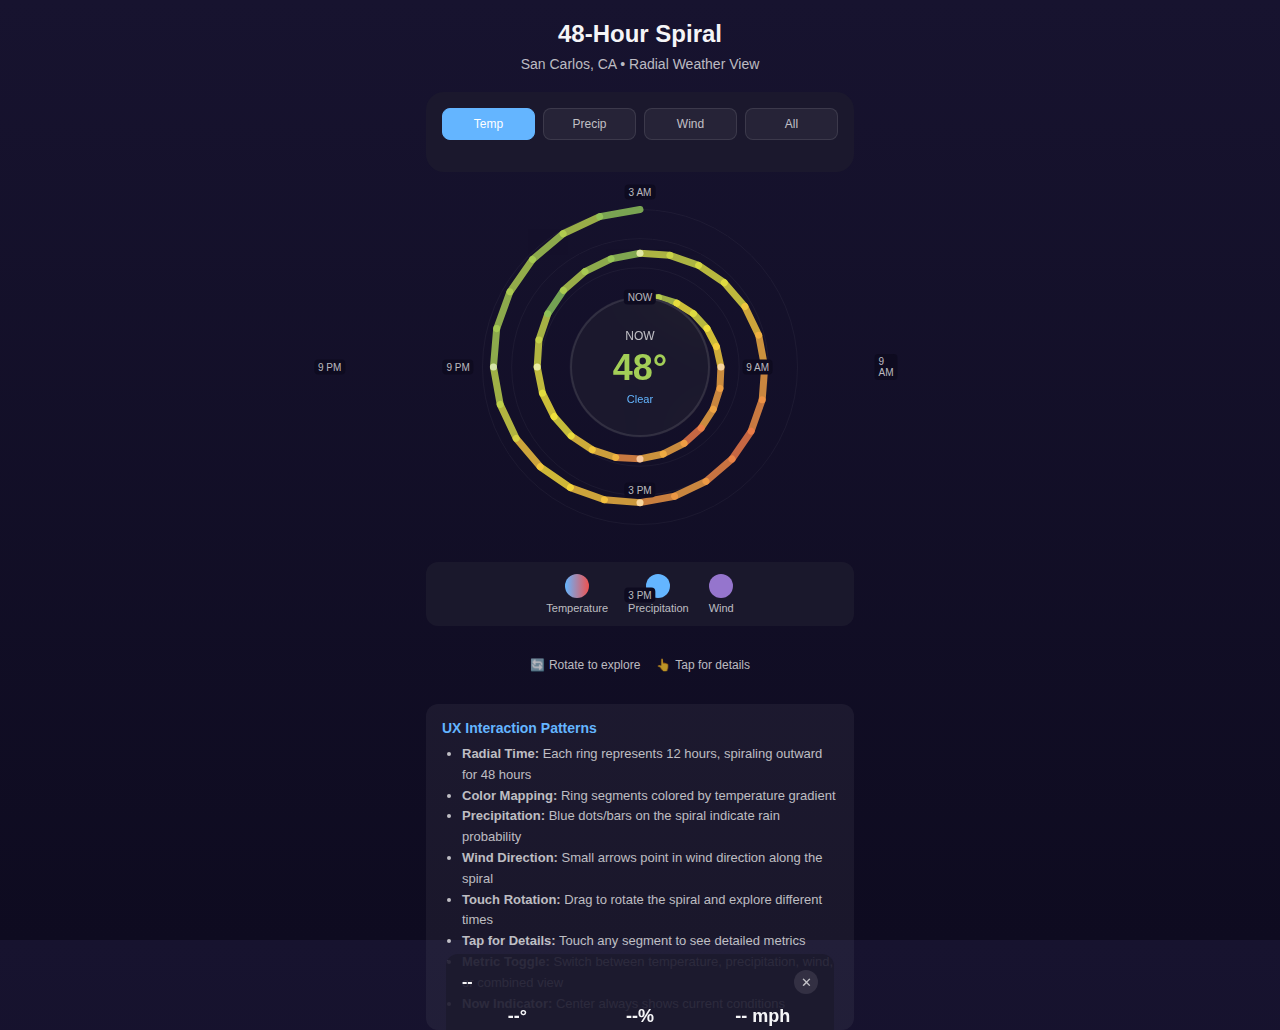
<file: mockup3.html>
<!DOCTYPE html>
<html lang="en">
<head>
  <meta charset="utf-8" />
  <meta name="viewport" content="width=device-width, initial-scale=1, maximum-scale=1, user-scalable=no" />
  <title>Mockup 3: Weather Spiral - 48 Hour Radial Forecast</title>
  <style>
    :root {
      --background: #0e0b20;
      --foreground: #f5f5f7;
      --secondary: rgba(255, 255, 255, 0.72);
      --panel-bg: rgba(28, 26, 45, 0.9);
      --panel-border: rgba(255, 255, 255, 0.1);
      --accent: #64b5ff;
      font-family: 'SF Pro Display', -apple-system, BlinkMacSystemFont, 'Segoe UI', sans-serif;
    }

    * {
      box-sizing: border-box;
      margin: 0;
      padding: 0;
    }

    body {
      background: linear-gradient(180deg, #17132f 0%, #0e0b20 100%);
      color: var(--foreground);
      min-height: 100vh;
      padding: 20px;
      overflow: hidden;
    }

    .container {
      max-width: 428px;
      margin: 0 auto;
      height: 100vh;
      display: flex;
      flex-direction: column;
    }

    .header {
      text-align: center;
      margin-bottom: 20px;
    }

    h1 {
      font-size: 24px;
      font-weight: 600;
      margin-bottom: 8px;
    }

    .subtitle {
      color: var(--secondary);
      font-size: 14px;
    }

    /* Radial Container */
    .radial-container {
      flex: 1;
      display: flex;
      align-items: center;
      justify-content: center;
      position: relative;
      min-height: 350px;
    }

    .spiral-svg {
      width: 100%;
      max-width: 350px;
      height: auto;
      aspect-ratio: 1;
      transform: rotate(-90deg);
      transition: transform 0.3s ease;
    }

    .spiral-svg.interactive {
      cursor: pointer;
    }

    /* Center Display */
    .center-display {
      position: absolute;
      top: 50%;
      left: 50%;
      transform: translate(-50%, -50%);
      text-align: center;
      background: var(--panel-bg);
      backdrop-filter: blur(24px);
      border-radius: 50%;
      width: 140px;
      height: 140px;
      display: flex;
      flex-direction: column;
      align-items: center;
      justify-content: center;
      border: 2px solid var(--panel-border);
      pointer-events: none;
    }

    .center-time {
      font-size: 12px;
      color: var(--secondary);
      margin-bottom: 4px;
    }

    .center-temp {
      font-size: 36px;
      font-weight: 600;
      margin-bottom: 4px;
    }

    .center-condition {
      font-size: 11px;
      color: var(--accent);
    }

    /* Time Labels */
    .time-labels {
      position: absolute;
      top: 0;
      left: 0;
      width: 100%;
      height: 100%;
      pointer-events: none;
    }

    .time-label {
      position: absolute;
      font-size: 10px;
      color: var(--secondary);
      transform: translate(-50%, -50%);
      background: var(--background);
      padding: 2px 4px;
      border-radius: 4px;
    }

    /* Legend */
    .legend {
      display: flex;
      justify-content: center;
      gap: 20px;
      margin: 20px 0;
      padding: 12px;
      background: var(--panel-bg);
      border-radius: 12px;
    }

    .legend-item {
      display: flex;
      flex-direction: column;
      align-items: center;
      gap: 4px;
    }

    .legend-icon {
      width: 24px;
      height: 24px;
      border-radius: 50%;
      display: flex;
      align-items: center;
      justify-content: center;
    }

    .legend-label {
      font-size: 11px;
      color: var(--secondary);
    }

    /* Control Panel */
    .control-panel {
      background: var(--panel-bg);
      border-radius: 18px;
      padding: 16px;
      margin-bottom: 20px;
    }

    .metric-selector {
      display: flex;
      gap: 8px;
      margin-bottom: 16px;
    }

    .metric-button {
      flex: 1;
      padding: 8px;
      background: rgba(255, 255, 255, 0.05);
      border: 1px solid rgba(255, 255, 255, 0.1);
      border-radius: 8px;
      color: var(--secondary);
      font-size: 12px;
      cursor: pointer;
      transition: all 0.2s ease;
      text-align: center;
    }

    .metric-button.active {
      background: var(--accent);
      color: white;
      border-color: var(--accent);
    }

    /* Detail Card */
    .detail-card {
      background: var(--panel-bg);
      border-radius: 12px;
      padding: 16px;
      position: fixed;
      bottom: 20px;
      left: 20px;
      right: 20px;
      max-width: 388px;
      margin: 0 auto;
      transform: translateY(150%);
      transition: transform 0.3s ease;
      z-index: 100;
    }

    .detail-card.active {
      transform: translateY(0);
    }

    .detail-header {
      display: flex;
      justify-content: space-between;
      align-items: center;
      margin-bottom: 12px;
    }

    .detail-time {
      font-size: 16px;
      font-weight: 600;
    }

    .detail-close {
      width: 24px;
      height: 24px;
      border-radius: 50%;
      background: rgba(255, 255, 255, 0.1);
      border: none;
      color: var(--secondary);
      cursor: pointer;
      display: flex;
      align-items: center;
      justify-content: center;
    }

    .detail-metrics {
      display: grid;
      grid-template-columns: repeat(3, 1fr);
      gap: 12px;
    }

    .detail-metric {
      text-align: center;
    }

    .detail-value {
      font-size: 18px;
      font-weight: 600;
      margin-bottom: 2px;
    }

    .detail-label {
      font-size: 10px;
      color: var(--secondary);
      text-transform: uppercase;
    }

    /* Touch Hints */
    .touch-hints {
      text-align: center;
      color: var(--secondary);
      font-size: 12px;
      padding: 12px;
      display: flex;
      justify-content: center;
      gap: 16px;
    }

    .hint-item {
      display: flex;
      align-items: center;
      gap: 4px;
    }

    /* Rotation Animation */
    @keyframes rotate {
      from { transform: rotate(-90deg); }
      to { transform: rotate(270deg); }
    }

    .spiral-svg.animating {
      animation: rotate 20s linear infinite;
    }

    /* UX Notes */
    .ux-notes {
      background: rgba(255, 255, 255, 0.05);
      border-radius: 12px;
      padding: 16px;
      margin-top: 20px;
    }

    .ux-notes h3 {
      font-size: 14px;
      margin-bottom: 8px;
      color: var(--accent);
    }

    .ux-notes ul {
      font-size: 13px;
      color: var(--secondary);
      line-height: 1.6;
      padding-left: 20px;
    }
  </style>
</head>
<body>
  <div class="container">
    <div class="header">
      <h1>48-Hour Spiral</h1>
      <p class="subtitle">San Carlos, CA • Radial Weather View</p>
    </div>

    <!-- Metric Selector -->
    <div class="control-panel">
      <div class="metric-selector">
        <div class="metric-button active" data-metric="temperature">Temp</div>
        <div class="metric-button" data-metric="precipitation">Precip</div>
        <div class="metric-button" data-metric="wind">Wind</div>
        <div class="metric-button" data-metric="combined">All</div>
      </div>
    </div>

    <!-- Radial Visualization -->
    <div class="radial-container">
      <svg class="spiral-svg interactive" viewBox="0 0 400 400" id="spiral">
        <defs>
          <!-- Temperature Gradient -->
          <linearGradient id="tempGradient">
            <stop offset="0%" stop-color="#64b5ff"/>
            <stop offset="25%" stop-color="#66bb6a"/>
            <stop offset="50%" stop-color="#ffeb3b"/>
            <stop offset="75%" stop-color="#ff7043"/>
            <stop offset="100%" stop-color="#ef5350"/>
          </linearGradient>

          <!-- Precipitation Gradient -->
          <radialGradient id="precipGradient">
            <stop offset="0%" stop-color="rgba(100, 181, 255, 0.8)"/>
            <stop offset="100%" stop-color="rgba(100, 181, 255, 0.1)"/>
          </radialGradient>
        </defs>

        <!-- Background circles for reference -->
        <g id="grid-circles"></g>

        <!-- Main spiral path -->
        <g id="spiral-path"></g>

        <!-- Hour markers -->
        <g id="hour-markers"></g>

        <!-- Data visualization -->
        <g id="data-viz"></g>

        <!-- Interactive overlay -->
        <g id="interactive-layer"></g>
      </svg>

      <!-- Center Display -->
      <div class="center-display">
        <div class="center-time">NOW</div>
        <div class="center-temp" id="currentTemp">68°</div>
        <div class="center-condition">Clear</div>
      </div>

      <!-- Time Labels -->
      <div class="time-labels" id="timeLabels"></div>
    </div>

    <!-- Legend -->
    <div class="legend">
      <div class="legend-item">
        <div class="legend-icon" style="background: linear-gradient(90deg, #64b5ff, #ef5350)"></div>
        <span class="legend-label">Temperature</span>
      </div>
      <div class="legend-item">
        <div class="legend-icon" style="background: #64b5ff"></div>
        <span class="legend-label">Precipitation</span>
      </div>
      <div class="legend-item">
        <div class="legend-icon" style="background: #9575cd"></div>
        <span class="legend-label">Wind</span>
      </div>
    </div>

    <!-- Touch Hints -->
    <div class="touch-hints">
      <div class="hint-item">
        <span>🔄</span>
        <span>Rotate to explore</span>
      </div>
      <div class="hint-item">
        <span>👆</span>
        <span>Tap for details</span>
      </div>
    </div>

    <!-- Detail Card -->
    <div class="detail-card" id="detailCard">
      <div class="detail-header">
        <div class="detail-time" id="detailTime">--</div>
        <button class="detail-close" onclick="closeDetail()">✕</button>
      </div>
      <div class="detail-metrics">
        <div class="detail-metric">
          <div class="detail-value" id="detailTemp">--°</div>
          <div class="detail-label">Temp</div>
        </div>
        <div class="detail-metric">
          <div class="detail-value" id="detailPrecip">--%</div>
          <div class="detail-label">Precip</div>
        </div>
        <div class="detail-metric">
          <div class="detail-value" id="detailWind">-- mph</div>
          <div class="detail-label">Wind</div>
        </div>
        <div class="detail-metric">
          <div class="detail-value" id="detailHumidity">--%</div>
          <div class="detail-label">Humidity</div>
        </div>
        <div class="detail-metric">
          <div class="detail-value" id="detailDew">--°</div>
          <div class="detail-label">Dew Pt</div>
        </div>
        <div class="detail-metric">
          <div class="detail-value" id="detailClouds">--%</div>
          <div class="detail-label">Clouds</div>
        </div>
      </div>
    </div>

    <!-- UX Notes -->
    <div class="ux-notes">
      <h3>UX Interaction Patterns</h3>
      <ul>
        <li><strong>Radial Time:</strong> Each ring represents 12 hours, spiraling outward for 48 hours</li>
        <li><strong>Color Mapping:</strong> Ring segments colored by temperature gradient</li>
        <li><strong>Precipitation:</strong> Blue dots/bars on the spiral indicate rain probability</li>
        <li><strong>Wind Direction:</strong> Small arrows point in wind direction along the spiral</li>
        <li><strong>Touch Rotation:</strong> Drag to rotate the spiral and explore different times</li>
        <li><strong>Tap for Details:</strong> Touch any segment to see detailed metrics</li>
        <li><strong>Metric Toggle:</strong> Switch between temperature, precipitation, wind, or combined view</li>
        <li><strong>Now Indicator:</strong> Center always shows current conditions</li>
      </ul>
    </div>
  </div>

  <script>
    // Temperature color function
    function getTemperatureColor(temp) {
      const TEMP_MIN = -20;
      const TEMP_MAX = 120;
      const normalized = Math.max(0, Math.min(1, (temp - TEMP_MIN) / (TEMP_MAX - TEMP_MIN)));

      const stops = [
        { pos: 0.00, color: [255, 255, 255] },
        { pos: 0.14, color: [147, 112, 219] },
        { pos: 0.29, color: [100, 181, 246] },
        { pos: 0.43, color: [102, 187, 106] },
        { pos: 0.57, color: [255, 235, 59] },
        { pos: 0.71, color: [239, 83, 80] },
        { pos: 1.00, color: [136, 14, 79] }
      ];

      let lower = stops[0];
      let upper = stops[stops.length - 1];

      for (let i = 0; i < stops.length - 1; i++) {
        if (normalized >= stops[i].pos && normalized <= stops[i + 1].pos) {
          lower = stops[i];
          upper = stops[i + 1];
          break;
        }
      }

      const range = upper.pos - lower.pos;
      const factor = range === 0 ? 0 : (normalized - lower.pos) / range;

      const r = Math.round(lower.color[0] + (upper.color[0] - lower.color[0]) * factor);
      const g = Math.round(lower.color[1] + (upper.color[1] - lower.color[1]) * factor);
      const b = Math.round(lower.color[2] + (upper.color[2] - lower.color[2]) * factor);

      return `rgb(${r}, ${g}, ${b})`;
    }

    // Generate weather data
    function generateWeatherData() {
      const data = [];
      const baseTime = new Date();
      baseTime.setMinutes(0, 0, 0);

      for (let i = 0; i < 48; i++) {
        const time = new Date(baseTime.getTime() + i * 3600000);
        const hour = time.getHours();

        const dayProgress = (hour - 6) / 12;
        const tempBase = 60 + Math.sin(dayProgress * Math.PI) * 12;
        const temp = tempBase + (Math.random() - 0.5) * 8;

        const precipBase = hour >= 4 && hour <= 8 ? 40 : 15;
        const precip = Math.max(0, Math.min(100, precipBase + (Math.random() - 0.5) * 30));

        const windSpeed = 5 + Math.random() * 15;
        const windDir = Math.floor(Math.random() * 360);
        const clouds = Math.max(0, Math.min(100, 30 + (Math.random() - 0.5) * 40));
        const humidity = (hour >= 20 || hour <= 6 ? 75 : 55) + Math.round((Math.random() - 0.5) * 10);

        data.push({
          time,
          temp: Math.round(temp),
          precip: Math.round(precip),
          windSpeed: Math.round(windSpeed),
          windDir,
          clouds: Math.round(clouds),
          humidity,
          dewPoint: Math.round(temp - 15)
        });
      }

      return data;
    }

    const weatherData = generateWeatherData();
    let currentMetric = 'temperature';
    let rotationAngle = 0;

    // Draw spiral visualization
    function drawSpiral() {
      const svg = document.getElementById('spiral');
      const centerX = 200;
      const centerY = 200;
      const maxRadius = 180;
      const minRadius = 80;
      const totalHours = 48;

      // Clear previous content
      document.getElementById('grid-circles').innerHTML = '';
      document.getElementById('spiral-path').innerHTML = '';
      document.getElementById('hour-markers').innerHTML = '';
      document.getElementById('data-viz').innerHTML = '';
      document.getElementById('interactive-layer').innerHTML = '';

      // Draw grid circles
      for (let i = 0; i < 4; i++) {
        const r = minRadius + (maxRadius - minRadius) * (i / 3);
        const circle = `<circle cx="${centerX}" cy="${centerY}" r="${r}"
                       stroke="rgba(255,255,255,0.05)" stroke-width="1" fill="none"/>`;
        document.getElementById('grid-circles').innerHTML += circle;
      }

      // Draw spiral segments
      weatherData.forEach((data, i) => {
        const angle = (i / totalHours) * Math.PI * 4; // 2 full rotations
        const radius = minRadius + (maxRadius - minRadius) * (i / totalHours);
        const nextAngle = ((i + 1) / totalHours) * Math.PI * 4;
        const nextRadius = minRadius + (maxRadius - minRadius) * ((i + 1) / totalHours);

        const x1 = centerX + Math.cos(angle) * radius;
        const y1 = centerY + Math.sin(angle) * radius;
        const x2 = centerX + Math.cos(nextAngle) * nextRadius;
        const y2 = centerY + Math.sin(nextAngle) * nextRadius;

        // Temperature segments
        if (currentMetric === 'temperature' || currentMetric === 'combined') {
          const segment = `<line x1="${x1}" y1="${y1}" x2="${x2}" y2="${y2}"
                         stroke="${getTemperatureColor(data.temp)}"
                         stroke-width="8" stroke-linecap="round" opacity="0.8"/>`;
          document.getElementById('spiral-path').innerHTML += segment;
        }

        // Precipitation dots
        if ((currentMetric === 'precipitation' || currentMetric === 'combined') && data.precip > 20) {
          const size = 3 + (data.precip / 100) * 10;
          const precipDot = `<circle cx="${x1}" cy="${y1}" r="${size}"
                           fill="#64b5ff" opacity="${0.3 + data.precip / 200}"/>`;
          document.getElementById('data-viz').innerHTML += precipDot;
        }

        // Wind indicators
        if ((currentMetric === 'wind' || currentMetric === 'combined') && i % 3 === 0) {
          const arrowLength = 15;
          const arrowAngle = (data.windDir * Math.PI) / 180;
          const arrowX2 = x1 + Math.cos(arrowAngle) * arrowLength;
          const arrowY2 = y1 + Math.sin(arrowAngle) * arrowLength;

          const arrow = `<line x1="${x1}" y1="${y1}" x2="${arrowX2}" y2="${arrowY2}"
                       stroke="#9575cd" stroke-width="2" marker-end="url(#arrowhead)"/>`;
          document.getElementById('data-viz').innerHTML += arrow;
        }

        // Hour markers
        if (i % 6 === 0) {
          const marker = `<circle cx="${x1}" cy="${y1}" r="4"
                        fill="white" opacity="0.5"/>`;
          document.getElementById('hour-markers').innerHTML += marker;
        }

        // Interactive areas
        const interactiveArea = `<circle cx="${x1}" cy="${y1}" r="15"
                                fill="transparent" data-hour="${i}"
                                style="cursor: pointer" class="interactive-segment"/>`;
        document.getElementById('interactive-layer').innerHTML += interactiveArea;
      });

      // Add arrow marker definition
      const arrowMarker = `
        <defs>
          <marker id="arrowhead" markerWidth="10" markerHeight="10"
                  refX="5" refY="5" orient="auto">
            <polygon points="0,0 10,5 0,10" fill="#9575cd"/>
          </marker>
        </defs>
      `;
      document.getElementById('data-viz').innerHTML = arrowMarker + document.getElementById('data-viz').innerHTML;

      // Add time labels
      addTimeLabels();

      // Add click handlers
      document.querySelectorAll('.interactive-segment').forEach(segment => {
        segment.addEventListener('click', (e) => {
          const hour = parseInt(e.target.dataset.hour);
          showDetail(weatherData[hour]);
        });
      });
    }

    // Add time labels around the spiral
    function addTimeLabels() {
      const container = document.getElementById('timeLabels');
      container.innerHTML = '';

      const labelHours = [0, 6, 12, 18, 24, 30, 36, 42];
      const centerX = 50;
      const centerY = 50;

      labelHours.forEach(hour => {
        if (hour >= weatherData.length) return;

        const angle = (hour / 48) * Math.PI * 4 - Math.PI / 2;
        const radius = 20 + 60 * (hour / 48);
        const x = centerX + Math.cos(angle) * radius;
        const y = centerY + Math.sin(angle) * radius;

        const timeStr = weatherData[hour].time.toLocaleTimeString('en-US', {
          hour: 'numeric',
          hour12: true
        });

        const label = document.createElement('div');
        label.className = 'time-label';
        label.textContent = hour === 0 ? 'NOW' : timeStr;
        label.style.left = `${x}%`;
        label.style.top = `${y}%`;

        container.appendChild(label);
      });
    }

    // Show detail card
    function showDetail(data) {
      const timeStr = data.time.toLocaleString('en-US', {
        weekday: 'short',
        hour: 'numeric',
        hour12: true
      });

      document.getElementById('detailTime').textContent = timeStr;
      document.getElementById('detailTemp').textContent = `${data.temp}°`;
      document.getElementById('detailTemp').style.color = getTemperatureColor(data.temp);
      document.getElementById('detailPrecip').textContent = `${data.precip}%`;
      document.getElementById('detailWind').textContent = `${data.windSpeed} mph`;
      document.getElementById('detailHumidity').textContent = `${data.humidity}%`;
      document.getElementById('detailDew').textContent = `${data.dewPoint}°`;
      document.getElementById('detailClouds').textContent = `${data.clouds}%`;

      document.getElementById('detailCard').classList.add('active');
    }

    // Close detail card
    function closeDetail() {
      document.getElementById('detailCard').classList.remove('active');
    }

    // Metric switching
    document.querySelectorAll('.metric-button').forEach(button => {
      button.addEventListener('click', () => {
        document.querySelectorAll('.metric-button').forEach(b => b.classList.remove('active'));
        button.classList.add('active');
        currentMetric = button.dataset.metric;
        drawSpiral();
      });
    });

    // Touch rotation
    let isDragging = false;
    let startAngle = 0;
    let currentRotation = 0;

    const spiral = document.getElementById('spiral');

    spiral.addEventListener('mousedown', startDrag);
    spiral.addEventListener('touchstart', startDrag);

    function startDrag(e) {
      isDragging = true;
      const rect = spiral.getBoundingClientRect();
      const centerX = rect.left + rect.width / 2;
      const centerY = rect.top + rect.height / 2;

      const clientX = e.touches ? e.touches[0].clientX : e.clientX;
      const clientY = e.touches ? e.touches[0].clientY : e.clientY;

      startAngle = Math.atan2(clientY - centerY, clientX - centerX);
    }

    document.addEventListener('mousemove', drag);
    document.addEventListener('touchmove', drag);

    function drag(e) {
      if (!isDragging) return;

      const rect = spiral.getBoundingClientRect();
      const centerX = rect.left + rect.width / 2;
      const centerY = rect.top + rect.height / 2;

      const clientX = e.touches ? e.touches[0].clientX : e.clientX;
      const clientY = e.touches ? e.touches[0].clientY : e.clientY;

      const currentAngle = Math.atan2(clientY - centerY, clientX - centerX);
      const rotation = (currentAngle - startAngle) * (180 / Math.PI);

      spiral.style.transform = `rotate(${-90 + currentRotation + rotation}deg)`;
    }

    document.addEventListener('mouseup', endDrag);
    document.addEventListener('touchend', endDrag);

    function endDrag(e) {
      if (isDragging) {
        const rect = spiral.getBoundingClientRect();
        const centerX = rect.left + rect.width / 2;
        const centerY = rect.top + rect.height / 2;

        const clientX = e.changedTouches ? e.changedTouches[0].clientX : e.clientX;
        const clientY = e.changedTouches ? e.changedTouches[0].clientY : e.clientY;

        const currentAngle = Math.atan2(clientY - centerY, clientX - centerX);
        const rotation = (currentAngle - startAngle) * (180 / Math.PI);

        currentRotation += rotation;
      }
      isDragging = false;
    }

    // Initialize
    drawSpiral();

    // Update current temperature
    document.getElementById('currentTemp').textContent = `${weatherData[0].temp}°`;
    document.getElementById('currentTemp').style.color = getTemperatureColor(weatherData[0].temp);
  </script>
</body>
</html>
</file>
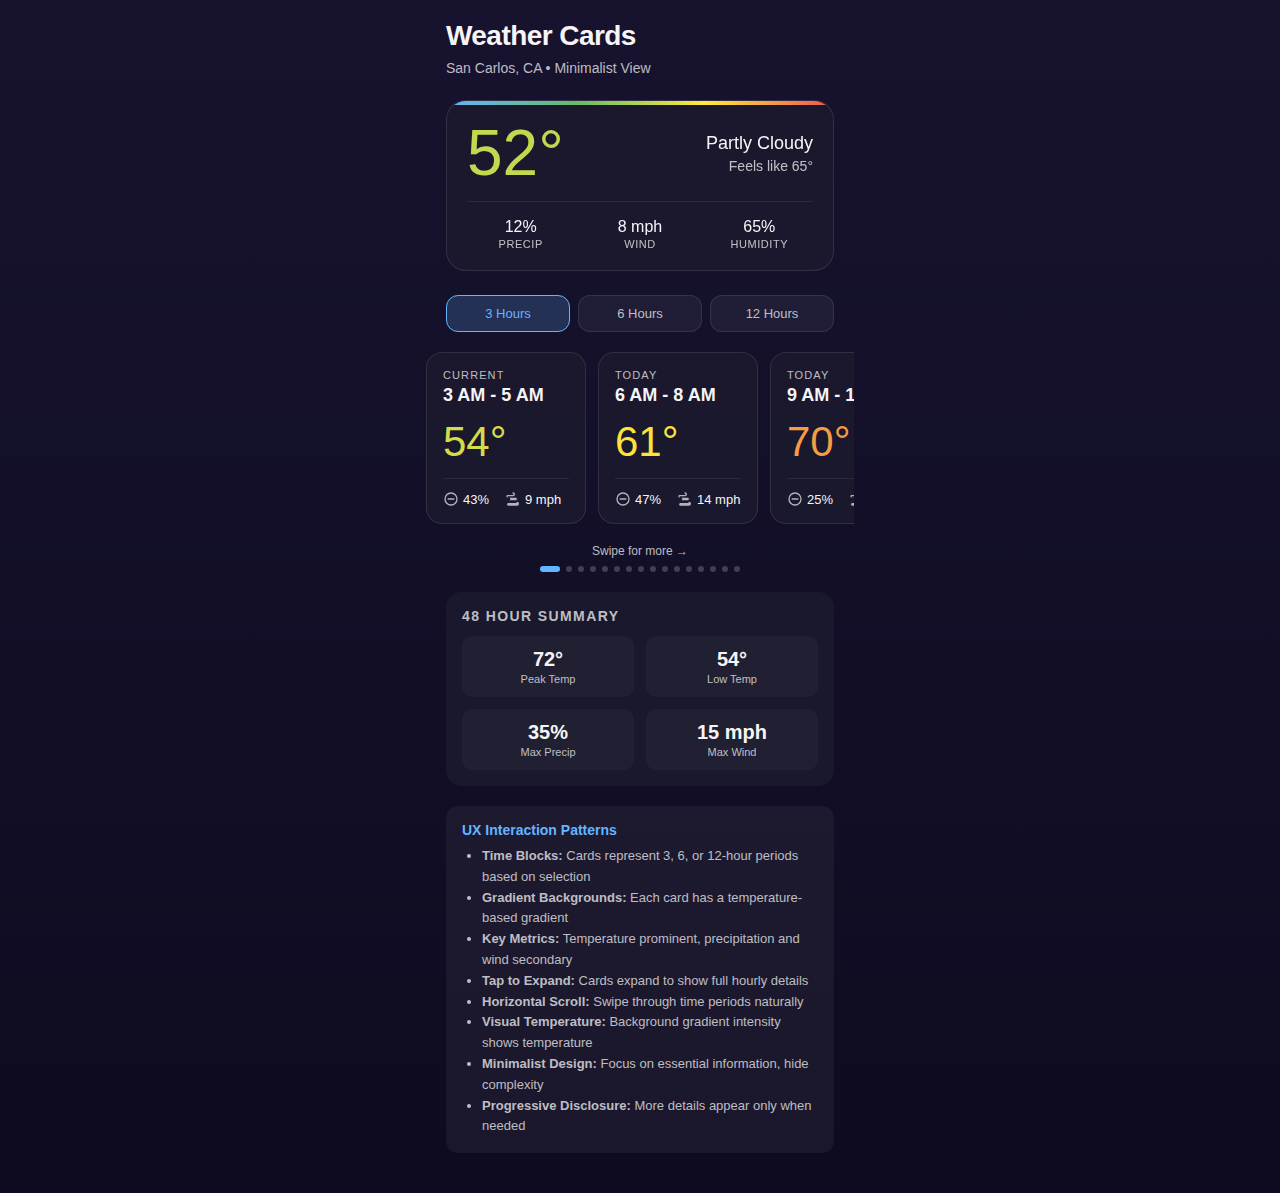
<file: mockup4.html>
<!DOCTYPE html>
<html lang="en">
<head>
  <meta charset="utf-8" />
  <meta name="viewport" content="width=device-width, initial-scale=1, maximum-scale=1" />
  <title>Mockup 4: Minimalist Cards - 48 Hour Weather</title>
  <style>
    :root {
      --background: #0e0b20;
      --foreground: #f5f5f7;
      --secondary: rgba(255, 255, 255, 0.72);
      --panel-bg: rgba(28, 26, 45, 0.9);
      --panel-border: rgba(255, 255, 255, 0.1);
      --accent: #64b5ff;
      font-family: 'SF Pro Display', -apple-system, BlinkMacSystemFont, 'Segoe UI', sans-serif;
    }

    * {
      box-sizing: border-box;
      margin: 0;
      padding: 0;
      -webkit-tap-highlight-color: transparent;
    }

    body {
      background: linear-gradient(180deg, #17132f 0%, #0e0b20 100%);
      color: var(--foreground);
      min-height: 100vh;
      padding: 20px 0;
    }

    .container {
      max-width: 428px;
      margin: 0 auto;
    }

    .header {
      padding: 0 20px;
      margin-bottom: 24px;
    }

    h1 {
      font-size: 28px;
      font-weight: 600;
      margin-bottom: 8px;
      letter-spacing: -0.02em;
    }

    .subtitle {
      color: var(--secondary);
      font-size: 14px;
    }

    /* Current Conditions Card */
    .current-card {
      margin: 0 20px 24px;
      background: var(--panel-bg);
      backdrop-filter: blur(24px);
      border: 1px solid var(--panel-border);
      border-radius: 20px;
      padding: 20px;
      position: relative;
      overflow: hidden;
    }

    .current-card::before {
      content: '';
      position: absolute;
      top: 0;
      left: 0;
      right: 0;
      height: 4px;
      background: linear-gradient(90deg, #64b5ff, #66bb6a, #ffeb3b, #ef5350);
    }

    .current-main {
      display: flex;
      justify-content: space-between;
      align-items: center;
      margin-bottom: 16px;
    }

    .current-temp {
      font-size: 64px;
      font-weight: 200;
      line-height: 1;
    }

    .current-details {
      text-align: right;
    }

    .current-condition {
      font-size: 18px;
      margin-bottom: 4px;
    }

    .current-feels {
      font-size: 14px;
      color: var(--secondary);
    }

    .current-metrics {
      display: grid;
      grid-template-columns: repeat(3, 1fr);
      gap: 12px;
      padding-top: 16px;
      border-top: 1px solid rgba(255, 255, 255, 0.08);
    }

    .current-metric {
      text-align: center;
    }

    .metric-value {
      font-size: 16px;
      font-weight: 500;
      margin-bottom: 2px;
    }

    .metric-label {
      font-size: 11px;
      color: var(--secondary);
      text-transform: uppercase;
      letter-spacing: 0.05em;
    }

    /* Time Period Selector */
    .period-selector {
      display: flex;
      gap: 8px;
      margin: 0 20px 20px;
    }

    .period-button {
      flex: 1;
      padding: 10px;
      background: rgba(255, 255, 255, 0.05);
      border: 1px solid rgba(255, 255, 255, 0.1);
      border-radius: 12px;
      color: var(--secondary);
      font-size: 13px;
      font-weight: 500;
      cursor: pointer;
      transition: all 0.2s ease;
      text-align: center;
    }

    .period-button.active {
      background: rgba(100, 181, 255, 0.2);
      border-color: var(--accent);
      color: var(--accent);
    }

    /* Cards Container */
    .cards-container {
      padding: 0 20px;
      margin-bottom: 20px;
    }

    .cards-scroll {
      display: flex;
      gap: 12px;
      overflow-x: auto;
      scroll-snap-type: x mandatory;
      scroll-behavior: smooth;
      padding-bottom: 8px;
      -webkit-overflow-scrolling: touch;
      margin: 0 -20px;
      padding: 0 20px;
    }

    .cards-scroll::-webkit-scrollbar {
      height: 4px;
    }

    .cards-scroll::-webkit-scrollbar-track {
      background: rgba(255, 255, 255, 0.05);
      border-radius: 2px;
    }

    .cards-scroll::-webkit-scrollbar-thumb {
      background: rgba(255, 255, 255, 0.2);
      border-radius: 2px;
    }

    /* Weather Card */
    .weather-card {
      flex-shrink: 0;
      width: 160px;
      background: var(--panel-bg);
      border: 1px solid var(--panel-border);
      border-radius: 16px;
      padding: 16px;
      scroll-snap-align: start;
      cursor: pointer;
      transition: all 0.3s ease;
      position: relative;
      overflow: hidden;
    }

    .weather-card:hover {
      transform: scale(1.02);
      border-color: rgba(255, 255, 255, 0.2);
    }

    .weather-card.expanded {
      width: 280px;
    }

    .card-gradient {
      position: absolute;
      top: 0;
      left: 0;
      right: 0;
      bottom: 0;
      opacity: 0.15;
      transition: opacity 0.3s ease;
      pointer-events: none;
    }

    .weather-card:hover .card-gradient {
      opacity: 0.25;
    }

    .card-content {
      position: relative;
      z-index: 1;
    }

    .card-header {
      margin-bottom: 12px;
    }

    .card-period {
      font-size: 11px;
      color: var(--secondary);
      text-transform: uppercase;
      letter-spacing: 0.1em;
      margin-bottom: 4px;
    }

    .card-time {
      font-size: 18px;
      font-weight: 600;
    }

    .card-temp {
      font-size: 42px;
      font-weight: 200;
      margin: 8px 0;
    }

    .card-metrics {
      display: flex;
      gap: 16px;
      margin-top: 12px;
      padding-top: 12px;
      border-top: 1px solid rgba(255, 255, 255, 0.08);
    }

    .card-metric {
      display: flex;
      align-items: center;
      gap: 4px;
    }

    .card-metric-icon {
      width: 16px;
      height: 16px;
      opacity: 0.7;
    }

    .card-metric-value {
      font-size: 13px;
      font-weight: 500;
    }

    /* Expanded Card Details */
    .card-expanded-details {
      display: none;
      margin-top: 16px;
      padding-top: 16px;
      border-top: 1px solid rgba(255, 255, 255, 0.08);
    }

    .weather-card.expanded .card-expanded-details {
      display: grid;
      grid-template-columns: repeat(2, 1fr);
      gap: 12px;
      animation: fadeIn 0.3s ease;
    }

    @keyframes fadeIn {
      from {
        opacity: 0;
        transform: translateY(-10px);
      }
      to {
        opacity: 1;
        transform: translateY(0);
      }
    }

    .expanded-metric {
      display: flex;
      justify-content: space-between;
      font-size: 13px;
    }

    .expanded-label {
      color: var(--secondary);
    }

    .expanded-value {
      font-weight: 500;
    }

    /* Scroll Indicator */
    .scroll-indicator {
      text-align: center;
      margin: 20px 0;
      color: var(--secondary);
      font-size: 12px;
    }

    .scroll-dots {
      display: flex;
      justify-content: center;
      gap: 6px;
      margin-top: 8px;
    }

    .scroll-dot {
      width: 6px;
      height: 6px;
      border-radius: 50%;
      background: rgba(255, 255, 255, 0.2);
      transition: all 0.3s ease;
    }

    .scroll-dot.active {
      width: 20px;
      border-radius: 3px;
      background: var(--accent);
    }

    /* Summary Panel */
    .summary-panel {
      margin: 0 20px;
      background: var(--panel-bg);
      border-radius: 16px;
      padding: 16px;
    }

    .summary-title {
      font-size: 14px;
      letter-spacing: 0.1em;
      color: var(--secondary);
      margin-bottom: 12px;
    }

    .summary-grid {
      display: grid;
      grid-template-columns: repeat(2, 1fr);
      gap: 12px;
    }

    .summary-item {
      padding: 12px;
      background: rgba(255, 255, 255, 0.03);
      border-radius: 10px;
      text-align: center;
    }

    .summary-value {
      font-size: 20px;
      font-weight: 600;
      margin-bottom: 2px;
    }

    .summary-label {
      font-size: 11px;
      color: var(--secondary);
    }

    /* UX Notes */
    .ux-notes {
      background: rgba(255, 255, 255, 0.05);
      border-radius: 12px;
      padding: 16px;
      margin: 20px;
    }

    .ux-notes h3 {
      font-size: 14px;
      margin-bottom: 8px;
      color: var(--accent);
    }

    .ux-notes ul {
      font-size: 13px;
      color: var(--secondary);
      line-height: 1.6;
      padding-left: 20px;
    }
  </style>
</head>
<body>
  <div class="container">
    <div class="header">
      <h1>Weather Cards</h1>
      <p class="subtitle">San Carlos, CA • Minimalist View</p>
    </div>

    <!-- Current Conditions -->
    <div class="current-card">
      <div class="current-main">
        <div class="current-temp">68°</div>
        <div class="current-details">
          <div class="current-condition">Partly Cloudy</div>
          <div class="current-feels">Feels like 65°</div>
        </div>
      </div>
      <div class="current-metrics">
        <div class="current-metric">
          <div class="metric-value">12%</div>
          <div class="metric-label">Precip</div>
        </div>
        <div class="current-metric">
          <div class="metric-value">8 mph</div>
          <div class="metric-label">Wind</div>
        </div>
        <div class="current-metric">
          <div class="metric-value">65%</div>
          <div class="metric-label">Humidity</div>
        </div>
      </div>
    </div>

    <!-- Period Selector -->
    <div class="period-selector">
      <div class="period-button active" data-period="3">3 Hours</div>
      <div class="period-button" data-period="6">6 Hours</div>
      <div class="period-button" data-period="12">12 Hours</div>
    </div>

    <!-- Cards Container -->
    <div class="cards-container">
      <div class="cards-scroll" id="cardsScroll"></div>
    </div>

    <!-- Scroll Indicator -->
    <div class="scroll-indicator">
      <span>Swipe for more →</span>
      <div class="scroll-dots" id="scrollDots"></div>
    </div>

    <!-- Summary Panel -->
    <div class="summary-panel">
      <h2 class="summary-title">48 HOUR SUMMARY</h2>
      <div class="summary-grid">
        <div class="summary-item">
          <div class="summary-value">72°</div>
          <div class="summary-label">Peak Temp</div>
        </div>
        <div class="summary-item">
          <div class="summary-value">54°</div>
          <div class="summary-label">Low Temp</div>
        </div>
        <div class="summary-item">
          <div class="summary-value">35%</div>
          <div class="summary-label">Max Precip</div>
        </div>
        <div class="summary-item">
          <div class="summary-value">15 mph</div>
          <div class="summary-label">Max Wind</div>
        </div>
      </div>
    </div>

    <!-- UX Notes -->
    <div class="ux-notes">
      <h3>UX Interaction Patterns</h3>
      <ul>
        <li><strong>Time Blocks:</strong> Cards represent 3, 6, or 12-hour periods based on selection</li>
        <li><strong>Gradient Backgrounds:</strong> Each card has a temperature-based gradient</li>
        <li><strong>Key Metrics:</strong> Temperature prominent, precipitation and wind secondary</li>
        <li><strong>Tap to Expand:</strong> Cards expand to show full hourly details</li>
        <li><strong>Horizontal Scroll:</strong> Swipe through time periods naturally</li>
        <li><strong>Visual Temperature:</strong> Background gradient intensity shows temperature</li>
        <li><strong>Minimalist Design:</strong> Focus on essential information, hide complexity</li>
        <li><strong>Progressive Disclosure:</strong> More details appear only when needed</li>
      </ul>
    </div>
  </div>

  <script>
    // Temperature color function
    function getTemperatureColor(temp) {
      const TEMP_MIN = -20;
      const TEMP_MAX = 120;
      const normalized = Math.max(0, Math.min(1, (temp - TEMP_MIN) / (TEMP_MAX - TEMP_MIN)));

      const stops = [
        { pos: 0.00, color: [255, 255, 255] },
        { pos: 0.14, color: [147, 112, 219] },
        { pos: 0.29, color: [100, 181, 246] },
        { pos: 0.43, color: [102, 187, 106] },
        { pos: 0.57, color: [255, 235, 59] },
        { pos: 0.71, color: [239, 83, 80] },
        { pos: 1.00, color: [136, 14, 79] }
      ];

      let lower = stops[0];
      let upper = stops[stops.length - 1];

      for (let i = 0; i < stops.length - 1; i++) {
        if (normalized >= stops[i].pos && normalized <= stops[i + 1].pos) {
          lower = stops[i];
          upper = stops[i + 1];
          break;
        }
      }

      const range = upper.pos - lower.pos;
      const factor = range === 0 ? 0 : (normalized - lower.pos) / range;

      const r = Math.round(lower.color[0] + (upper.color[0] - lower.color[0]) * factor);
      const g = Math.round(lower.color[1] + (upper.color[1] - lower.color[1]) * factor);
      const b = Math.round(lower.color[2] + (upper.color[2] - lower.color[2]) * factor);

      return `rgb(${r}, ${g}, ${b})`;
    }

    // Generate weather data
    function generateWeatherData() {
      const data = [];
      const baseTime = new Date();
      baseTime.setMinutes(0, 0, 0);

      for (let i = 0; i < 48; i++) {
        const time = new Date(baseTime.getTime() + i * 3600000);
        const hour = time.getHours();

        const dayProgress = (hour - 6) / 12;
        const tempBase = 60 + Math.sin(dayProgress * Math.PI) * 12;
        const temp = tempBase + (Math.random() - 0.5) * 8;

        const precipBase = hour >= 4 && hour <= 8 ? 40 : 15;
        const precip = Math.max(0, Math.min(100, precipBase + (Math.random() - 0.5) * 30));

        const windSpeed = 5 + Math.random() * 15;
        const windDir = Math.floor(Math.random() * 360);
        const clouds = Math.max(0, Math.min(100, 30 + (Math.random() - 0.5) * 40));
        const humidity = (hour >= 20 || hour <= 6 ? 75 : 55) + Math.round((Math.random() - 0.5) * 10);

        data.push({
          time,
          temp: Math.round(temp),
          feelsLike: Math.round(temp + (Math.random() - 0.5) * 5),
          precip: Math.round(precip),
          windSpeed: Math.round(windSpeed),
          windDir,
          clouds: Math.round(clouds),
          humidity,
          dewPoint: Math.round(temp - 15),
          pressure: 1013 + Math.round((Math.random() - 0.5) * 10),
          visibility: 10 - Math.round(Math.random() * 3)
        });
      }

      return data;
    }

    const weatherData = generateWeatherData();
    let currentPeriod = 3;

    // Create weather cards
    function createCards(periodHours) {
      const container = document.getElementById('cardsScroll');
      container.innerHTML = '';

      const periods = Math.ceil(48 / periodHours);
      const dotsContainer = document.getElementById('scrollDots');
      dotsContainer.innerHTML = '';

      for (let i = 0; i < periods; i++) {
        const startHour = i * periodHours;
        const endHour = Math.min(startHour + periodHours, 48);
        const periodData = weatherData.slice(startHour, endHour);

        // Calculate period stats
        const avgTemp = Math.round(periodData.reduce((sum, d) => sum + d.temp, 0) / periodData.length);
        const maxTemp = Math.max(...periodData.map(d => d.temp));
        const minTemp = Math.min(...periodData.map(d => d.temp));
        const maxPrecip = Math.max(...periodData.map(d => d.precip));
        const avgWind = Math.round(periodData.reduce((sum, d) => sum + d.windSpeed, 0) / periodData.length);

        const card = document.createElement('div');
        card.className = 'weather-card';
        card.dataset.period = i;

        const startTime = periodData[0].time;
        const endTime = periodData[periodData.length - 1].time;

        const periodLabel = getPeriodLabel(startTime, endTime, periodHours);
        const timeStr = formatTimeRange(startTime, endTime, periodHours);

        // Create gradient background
        const gradientDiv = document.createElement('div');
        gradientDiv.className = 'card-gradient';
        gradientDiv.style.background = `linear-gradient(135deg,
          ${getTemperatureColor(minTemp)}22,
          ${getTemperatureColor(avgTemp)}33,
          ${getTemperatureColor(maxTemp)}22)`;

        card.innerHTML = `
          ${gradientDiv.outerHTML}
          <div class="card-content">
            <div class="card-header">
              <div class="card-period">${periodLabel}</div>
              <div class="card-time">${timeStr}</div>
            </div>
            <div class="card-temp" style="color: ${getTemperatureColor(avgTemp)}">${avgTemp}°</div>
            <div class="card-metrics">
              <div class="card-metric">
                <svg class="card-metric-icon" fill="currentColor" viewBox="0 0 24 24">
                  <path d="M12,2A10,10 0 0,1 22,12A10,10 0 0,1 12,22A10,10 0 0,1 2,12A10,10 0 0,1 12,2M12,4A8,8 0 0,0 4,12A8,8 0 0,0 12,20A8,8 0 0,0 20,12A8,8 0 0,0 12,4M7,13H17V11H7V13Z"/>
                </svg>
                <span class="card-metric-value">${maxPrecip}%</span>
              </div>
              <div class="card-metric">
                <svg class="card-metric-icon" fill="currentColor" viewBox="0 0 24 24">
                  <path d="M4,10A2,2 0 0,1 2,8A2,2 0 0,1 4,6H12A1,1 0 0,0 13,5A1,1 0 0,0 12,4C11.45,4 11,3.55 11,3C11,2.45 11.45,2 12,2A3,3 0 0,1 15,5A3,3 0 0,1 12,8H4M19,12A2,2 0 0,1 17,10H6A2,2 0 0,1 8,12A2,2 0 0,1 6,14H17A2,2 0 0,1 19,12M18,18H4A2,2 0 0,1 2,20A2,2 0 0,1 4,22H18A3,3 0 0,0 21,19A3,3 0 0,0 18,16C17.45,16 17,16.45 17,17C17,17.55 17.45,18 18,18Z"/>
                </svg>
                <span class="card-metric-value">${avgWind} mph</span>
              </div>
            </div>
            <div class="card-expanded-details">
              <div class="expanded-metric">
                <span class="expanded-label">High</span>
                <span class="expanded-value">${maxTemp}°</span>
              </div>
              <div class="expanded-metric">
                <span class="expanded-label">Low</span>
                <span class="expanded-value">${minTemp}°</span>
              </div>
              <div class="expanded-metric">
                <span class="expanded-label">Humidity</span>
                <span class="expanded-value">${Math.round(periodData.reduce((sum, d) => sum + d.humidity, 0) / periodData.length)}%</span>
              </div>
              <div class="expanded-metric">
                <span class="expanded-label">Pressure</span>
                <span class="expanded-value">${periodData[0].pressure} mb</span>
              </div>
              <div class="expanded-metric">
                <span class="expanded-label">Visibility</span>
                <span class="expanded-value">${periodData[0].visibility} mi</span>
              </div>
              <div class="expanded-metric">
                <span class="expanded-label">Dew Point</span>
                <span class="expanded-value">${Math.round(periodData.reduce((sum, d) => sum + d.dewPoint, 0) / periodData.length)}°</span>
              </div>
            </div>
          </div>
        `;

        // Add click handler
        card.addEventListener('click', () => {
          const isExpanded = card.classList.contains('expanded');
          document.querySelectorAll('.weather-card').forEach(c => c.classList.remove('expanded'));
          if (!isExpanded) {
            card.classList.add('expanded');
            setTimeout(() => {
              card.scrollIntoView({ behavior: 'smooth', inline: 'center', block: 'nearest' });
            }, 100);
          }
        });

        container.appendChild(card);

        // Create scroll dot
        const dot = document.createElement('div');
        dot.className = 'scroll-dot';
        if (i === 0) dot.classList.add('active');
        dotsContainer.appendChild(dot);
      }
    }

    // Get period label
    function getPeriodLabel(startTime, endTime, hours) {
      const now = new Date();
      const startDay = startTime.toDateString();
      const nowDay = now.toDateString();

      if (startDay === nowDay && startTime.getHours() <= now.getHours() && endTime.getHours() >= now.getHours()) {
        return 'CURRENT';
      }

      const tomorrow = new Date(now);
      tomorrow.setDate(tomorrow.getDate() + 1);

      if (startDay === nowDay) return 'TODAY';
      if (startDay === tomorrow.toDateString()) return 'TOMORROW';

      const dayName = startTime.toLocaleDateString('en-US', { weekday: 'short' }).toUpperCase();
      return dayName;
    }

    // Format time range
    function formatTimeRange(startTime, endTime, hours) {
      if (hours <= 6) {
        const start = startTime.toLocaleTimeString('en-US', { hour: 'numeric', hour12: true });
        const end = endTime.toLocaleTimeString('en-US', { hour: 'numeric', hour12: true });
        return `${start} - ${end}`;
      } else {
        const start = startTime.toLocaleTimeString('en-US', { hour: 'numeric', hour12: true });
        return start;
      }
    }

    // Period selector
    document.querySelectorAll('.period-button').forEach(button => {
      button.addEventListener('click', () => {
        document.querySelectorAll('.period-button').forEach(b => b.classList.remove('active'));
        button.classList.add('active');
        currentPeriod = parseInt(button.dataset.period);
        createCards(currentPeriod);
      });
    });

    // Scroll indicator update
    const scrollContainer = document.getElementById('cardsScroll');
    scrollContainer.addEventListener('scroll', () => {
      const scrollLeft = scrollContainer.scrollLeft;
      const cardWidth = 172; // 160px + 12px gap
      const currentCard = Math.round(scrollLeft / cardWidth);

      document.querySelectorAll('.scroll-dot').forEach((dot, index) => {
        dot.classList.toggle('active', index === currentCard);
      });
    });

    // Initialize
    createCards(currentPeriod);

    // Update current card
    const currentTemp = weatherData[0].temp;
    document.querySelector('.current-temp').textContent = `${currentTemp}°`;
    document.querySelector('.current-temp').style.color = getTemperatureColor(currentTemp);
  </script>
</body>
</html>
</file>
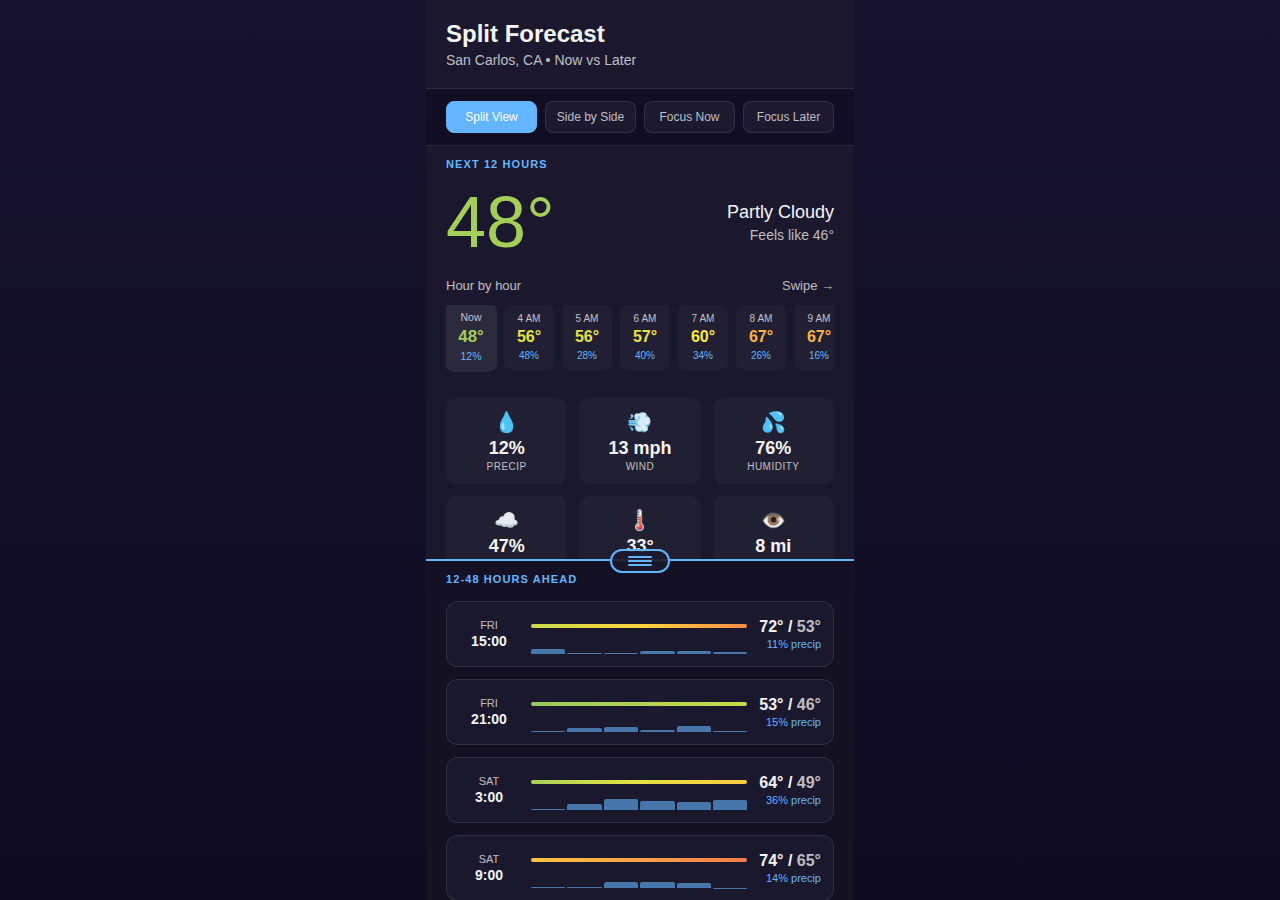
<file: mockup5.html>
<!DOCTYPE html>
<html lang="en">
<head>
  <meta charset="utf-8" />
  <meta name="viewport" content="width=device-width, initial-scale=1, maximum-scale=1" />
  <title>Mockup 5: Split View - Now vs Later Weather</title>
  <style>
    :root {
      --background: #0e0b20;
      --foreground: #f5f5f7;
      --secondary: rgba(255, 255, 255, 0.72);
      --panel-bg: rgba(28, 26, 45, 0.9);
      --panel-border: rgba(255, 255, 255, 0.1);
      --accent: #64b5ff;
      --success: #66bb6a;
      --warning: #ffeb3b;
      --danger: #ef5350;
      font-family: 'SF Pro Display', -apple-system, BlinkMacSystemFont, 'Segoe UI', sans-serif;
    }

    * {
      box-sizing: border-box;
      margin: 0;
      padding: 0;
    }

    body {
      background: linear-gradient(180deg, #17132f 0%, #0e0b20 100%);
      color: var(--foreground);
      min-height: 100vh;
      display: flex;
      flex-direction: column;
    }

    .container {
      max-width: 428px;
      width: 100%;
      margin: 0 auto;
      display: flex;
      flex-direction: column;
      height: 100vh;
      overflow: hidden;
    }

    .header {
      padding: 20px;
      background: var(--panel-bg);
      border-bottom: 1px solid var(--panel-border);
    }

    h1 {
      font-size: 24px;
      font-weight: 600;
      margin-bottom: 4px;
    }

    .subtitle {
      color: var(--secondary);
      font-size: 14px;
    }

    /* View Toggle */
    .view-toggle {
      display: flex;
      gap: 8px;
      padding: 12px 20px;
      background: rgba(0, 0, 0, 0.2);
      border-bottom: 1px solid var(--panel-border);
    }

    .toggle-button {
      flex: 1;
      padding: 8px;
      background: rgba(255, 255, 255, 0.05);
      border: 1px solid rgba(255, 255, 255, 0.1);
      border-radius: 8px;
      color: var(--secondary);
      font-size: 12px;
      font-weight: 500;
      text-align: center;
      cursor: pointer;
      transition: all 0.2s ease;
    }

    .toggle-button.active {
      background: var(--accent);
      color: white;
      border-color: var(--accent);
    }

    /* Split Container */
    .split-container {
      flex: 1;
      display: flex;
      flex-direction: column;
      overflow: hidden;
      position: relative;
    }

    /* Now Panel (Top) */
    .now-panel {
      flex: 0 0 55%;
      background: var(--panel-bg);
      border-bottom: 2px solid var(--accent);
      padding: 20px;
      overflow-y: auto;
      position: relative;
      transition: flex 0.3s ease;
    }

    .now-panel.minimized {
      flex: 0 0 35%;
    }

    .panel-label {
      position: absolute;
      top: 12px;
      left: 20px;
      font-size: 11px;
      color: var(--accent);
      text-transform: uppercase;
      letter-spacing: 0.1em;
      font-weight: 600;
    }

    .now-content {
      margin-top: 20px;
    }

    .now-main {
      display: flex;
      justify-content: space-between;
      align-items: center;
      margin-bottom: 20px;
    }

    .now-temp {
      font-size: 72px;
      font-weight: 200;
      line-height: 1;
    }

    .now-details {
      text-align: right;
    }

    .now-condition {
      font-size: 18px;
      margin-bottom: 4px;
    }

    .now-feels {
      font-size: 14px;
      color: var(--secondary);
    }

    /* Hourly Timeline */
    .hourly-timeline {
      margin-bottom: 20px;
    }

    .timeline-header {
      font-size: 13px;
      color: var(--secondary);
      margin-bottom: 12px;
      display: flex;
      justify-content: space-between;
      align-items: center;
    }

    .timeline-scroll {
      display: flex;
      gap: 8px;
      overflow-x: auto;
      padding-bottom: 8px;
      scroll-snap-type: x mandatory;
      -webkit-overflow-scrolling: touch;
    }

    .timeline-scroll::-webkit-scrollbar {
      height: 4px;
    }

    .timeline-scroll::-webkit-scrollbar-track {
      background: rgba(255, 255, 255, 0.05);
      border-radius: 2px;
    }

    .timeline-scroll::-webkit-scrollbar-thumb {
      background: rgba(255, 255, 255, 0.2);
      border-radius: 2px;
    }

    .hour-block {
      flex-shrink: 0;
      width: 50px;
      padding: 8px 4px;
      background: rgba(255, 255, 255, 0.03);
      border-radius: 8px;
      text-align: center;
      scroll-snap-align: start;
      cursor: pointer;
      transition: all 0.2s ease;
    }

    .hour-block:hover,
    .hour-block.selected {
      background: rgba(255, 255, 255, 0.08);
      transform: scale(1.05);
    }

    .hour-time {
      font-size: 10px;
      color: var(--secondary);
      margin-bottom: 4px;
    }

    .hour-temp {
      font-size: 16px;
      font-weight: 600;
      margin-bottom: 4px;
    }

    .hour-precip {
      font-size: 10px;
      color: var(--accent);
      min-height: 12px;
    }

    /* Now Metrics Grid */
    .now-metrics {
      display: grid;
      grid-template-columns: repeat(3, 1fr);
      gap: 12px;
    }

    .metric-tile {
      padding: 12px;
      background: rgba(255, 255, 255, 0.03);
      border-radius: 10px;
      text-align: center;
    }

    .metric-icon {
      font-size: 20px;
      margin-bottom: 4px;
    }

    .metric-value {
      font-size: 18px;
      font-weight: 600;
      margin-bottom: 2px;
    }

    .metric-name {
      font-size: 10px;
      color: var(--secondary);
      text-transform: uppercase;
      letter-spacing: 0.05em;
    }

    /* Later Panel (Bottom) */
    .later-panel {
      flex: 1;
      background: rgba(20, 18, 35, 0.95);
      padding: 20px;
      overflow-y: auto;
      position: relative;
    }

    .later-panel.expanded {
      flex: 0 0 65%;
    }

    .later-content {
      margin-top: 20px;
    }

    /* Period Cards */
    .period-cards {
      display: grid;
      gap: 12px;
    }

    .period-card {
      background: var(--panel-bg);
      border: 1px solid var(--panel-border);
      border-radius: 12px;
      padding: 12px;
      display: grid;
      grid-template-columns: auto 1fr auto;
      align-items: center;
      gap: 12px;
      cursor: pointer;
      transition: all 0.2s ease;
    }

    .period-card:hover {
      background: rgba(255, 255, 255, 0.05);
      border-color: rgba(255, 255, 255, 0.2);
    }

    .period-time-block {
      text-align: center;
      min-width: 60px;
    }

    .period-day {
      font-size: 11px;
      color: var(--secondary);
      text-transform: uppercase;
      margin-bottom: 2px;
    }

    .period-time {
      font-size: 14px;
      font-weight: 600;
    }

    .period-chart {
      position: relative;
      height: 40px;
    }

    .temp-bar {
      position: absolute;
      height: 4px;
      border-radius: 2px;
      top: 10px;
    }

    .precip-bars {
      position: absolute;
      bottom: 0;
      left: 0;
      right: 0;
      height: 20px;
      display: flex;
      align-items: flex-end;
      gap: 2px;
    }

    .precip-bar {
      flex: 1;
      background: var(--accent);
      border-radius: 2px 2px 0 0;
      opacity: 0.6;
    }

    .period-summary {
      text-align: right;
    }

    .period-temps {
      font-size: 16px;
      font-weight: 600;
      margin-bottom: 2px;
    }

    .period-temps .high {
      color: var(--foreground);
    }

    .period-temps .low {
      color: var(--secondary);
    }

    .period-precip {
      font-size: 11px;
      color: var(--accent);
    }

    /* Divider Handle */
    .divider-handle {
      position: absolute;
      left: 50%;
      transform: translateX(-50%);
      width: 60px;
      height: 24px;
      background: var(--panel-bg);
      border: 2px solid var(--accent);
      border-radius: 12px;
      display: flex;
      align-items: center;
      justify-content: center;
      cursor: ns-resize;
      z-index: 10;
      top: calc(55% - 12px);
      transition: top 0.3s ease;
    }

    .now-panel.minimized ~ .divider-handle {
      top: calc(35% - 12px);
    }

    .divider-handle::before {
      content: '';
      width: 24px;
      height: 2px;
      background: var(--accent);
      border-radius: 1px;
      box-shadow: 0 -4px 0 var(--accent), 0 4px 0 var(--accent);
    }

    /* Comparison Mode */
    .comparison-mode .split-container {
      flex-direction: row;
    }

    .comparison-mode .now-panel,
    .comparison-mode .later-panel {
      flex: 1;
      border-bottom: none;
      border-right: 1px solid var(--panel-border);
    }

    .comparison-mode .divider-handle {
      display: none;
    }

    /* UX Notes */
    .ux-notes {
      background: rgba(255, 255, 255, 0.05);
      border-radius: 12px;
      padding: 16px;
      margin: 20px;
    }

    .ux-notes h3 {
      font-size: 14px;
      margin-bottom: 8px;
      color: var(--accent);
    }

    .ux-notes ul {
      font-size: 13px;
      color: var(--secondary);
      line-height: 1.6;
      padding-left: 20px;
    }
  </style>
</head>
<body>
  <div class="container">
    <div class="header">
      <h1>Split Forecast</h1>
      <p class="subtitle">San Carlos, CA • Now vs Later</p>
    </div>

    <!-- View Toggle -->
    <div class="view-toggle">
      <div class="toggle-button active" data-view="split">Split View</div>
      <div class="toggle-button" data-view="compare">Side by Side</div>
      <div class="toggle-button" data-view="focus-now">Focus Now</div>
      <div class="toggle-button" data-view="focus-later">Focus Later</div>
    </div>

    <!-- Split Container -->
    <div class="split-container">
      <!-- Now Panel -->
      <div class="now-panel" id="nowPanel">
        <div class="panel-label">NEXT 12 HOURS</div>
        <div class="now-content">
          <div class="now-main">
            <div class="now-temp" id="currentTemp">68°</div>
            <div class="now-details">
              <div class="now-condition">Partly Cloudy</div>
              <div class="now-feels">Feels like 65°</div>
            </div>
          </div>

          <!-- Hourly Timeline -->
          <div class="hourly-timeline">
            <div class="timeline-header">
              <span>Hour by hour</span>
              <span>Swipe →</span>
            </div>
            <div class="timeline-scroll" id="hourlyScroll"></div>
          </div>

          <!-- Now Metrics -->
          <div class="now-metrics">
            <div class="metric-tile">
              <div class="metric-icon">💧</div>
              <div class="metric-value">12%</div>
              <div class="metric-name">Precip</div>
            </div>
            <div class="metric-tile">
              <div class="metric-icon">💨</div>
              <div class="metric-value">8 mph</div>
              <div class="metric-name">Wind</div>
            </div>
            <div class="metric-tile">
              <div class="metric-icon">💦</div>
              <div class="metric-value">65%</div>
              <div class="metric-name">Humidity</div>
            </div>
            <div class="metric-tile">
              <div class="metric-icon">☁️</div>
              <div class="metric-value">40%</div>
              <div class="metric-name">Clouds</div>
            </div>
            <div class="metric-tile">
              <div class="metric-icon">🌡️</div>
              <div class="metric-value">52°</div>
              <div class="metric-name">Dew Point</div>
            </div>
            <div class="metric-tile">
              <div class="metric-icon">👁️</div>
              <div class="metric-value">10 mi</div>
              <div class="metric-name">Visibility</div>
            </div>
          </div>
        </div>
      </div>

      <!-- Divider Handle -->
      <div class="divider-handle" id="dividerHandle"></div>

      <!-- Later Panel -->
      <div class="later-panel" id="laterPanel">
        <div class="panel-label">12-48 HOURS AHEAD</div>
        <div class="later-content">
          <div class="period-cards" id="periodCards"></div>
        </div>
      </div>
    </div>

    <!-- UX Notes -->
    <div class="ux-notes" style="display: none;">
      <h3>UX Interaction Patterns</h3>
      <ul>
        <li><strong>Split Focus:</strong> Top panel shows detailed next 12 hours, bottom shows 12-48 hour overview</li>
        <li><strong>Draggable Divider:</strong> Adjust the split ratio by dragging the handle between panels</li>
        <li><strong>View Modes:</strong> Switch between split, side-by-side comparison, or focus modes</li>
        <li><strong>Hour-by-Hour:</strong> Scrollable timeline with individual hour details in the Now panel</li>
        <li><strong>Period Blocks:</strong> 3-6 hour summaries in the Later panel for quick scanning</li>
        <li><strong>Visual Hierarchy:</strong> Immediate hours get more detail, future gets condensed view</li>
        <li><strong>Progressive Detail:</strong> Tap period cards to expand for hourly breakdown</li>
        <li><strong>Color Temperature:</strong> Visual temperature indicators throughout</li>
      </ul>
    </div>
  </div>

  <script>
    // Temperature color function
    function getTemperatureColor(temp) {
      const TEMP_MIN = -20;
      const TEMP_MAX = 120;
      const normalized = Math.max(0, Math.min(1, (temp - TEMP_MIN) / (TEMP_MAX - TEMP_MIN)));

      const stops = [
        { pos: 0.00, color: [255, 255, 255] },
        { pos: 0.14, color: [147, 112, 219] },
        { pos: 0.29, color: [100, 181, 246] },
        { pos: 0.43, color: [102, 187, 106] },
        { pos: 0.57, color: [255, 235, 59] },
        { pos: 0.71, color: [239, 83, 80] },
        { pos: 1.00, color: [136, 14, 79] }
      ];

      let lower = stops[0];
      let upper = stops[stops.length - 1];

      for (let i = 0; i < stops.length - 1; i++) {
        if (normalized >= stops[i].pos && normalized <= stops[i + 1].pos) {
          lower = stops[i];
          upper = stops[i + 1];
          break;
        }
      }

      const range = upper.pos - lower.pos;
      const factor = range === 0 ? 0 : (normalized - lower.pos) / range;

      const r = Math.round(lower.color[0] + (upper.color[0] - lower.color[0]) * factor);
      const g = Math.round(lower.color[1] + (upper.color[1] - lower.color[1]) * factor);
      const b = Math.round(lower.color[2] + (upper.color[2] - lower.color[2]) * factor);

      return `rgb(${r}, ${g}, ${b})`;
    }

    // Generate weather data
    function generateWeatherData() {
      const data = [];
      const baseTime = new Date();
      baseTime.setMinutes(0, 0, 0);

      for (let i = 0; i < 48; i++) {
        const time = new Date(baseTime.getTime() + i * 3600000);
        const hour = time.getHours();

        const dayProgress = (hour - 6) / 12;
        const tempBase = 60 + Math.sin(dayProgress * Math.PI) * 12;
        const temp = tempBase + (Math.random() - 0.5) * 8;

        const precipBase = hour >= 4 && hour <= 8 ? 40 : 15;
        const precip = Math.max(0, Math.min(100, precipBase + (Math.random() - 0.5) * 30));

        const windSpeed = 5 + Math.random() * 15;
        const windDir = Math.floor(Math.random() * 360);
        const clouds = Math.max(0, Math.min(100, 30 + (Math.random() - 0.5) * 40));
        const humidity = (hour >= 20 || hour <= 6 ? 75 : 55) + Math.round((Math.random() - 0.5) * 10);

        data.push({
          time,
          temp: Math.round(temp),
          feelsLike: Math.round(temp + (Math.random() - 0.5) * 5),
          precip: Math.round(precip),
          windSpeed: Math.round(windSpeed),
          windDir,
          clouds: Math.round(clouds),
          humidity,
          dewPoint: Math.round(temp - 15),
          pressure: 1013 + Math.round((Math.random() - 0.5) * 10),
          visibility: 10 - Math.round(Math.random() * 3)
        });
      }

      return data;
    }

    const weatherData = generateWeatherData();

    // Populate hourly timeline (first 12 hours)
    function populateHourlyTimeline() {
      const container = document.getElementById('hourlyScroll');
      container.innerHTML = '';

      for (let i = 0; i < 12; i++) {
        const data = weatherData[i];
        const block = document.createElement('div');
        block.className = 'hour-block';
        if (i === 0) block.classList.add('selected');

        const timeStr = i === 0 ? 'Now' : data.time.toLocaleTimeString('en-US', {
          hour: 'numeric',
          hour12: true
        });

        block.innerHTML = `
          <div class="hour-time">${timeStr}</div>
          <div class="hour-temp" style="color: ${getTemperatureColor(data.temp)}">${data.temp}°</div>
          <div class="hour-precip">${data.precip > 0 ? `${data.precip}%` : ''}</div>
        `;

        block.addEventListener('click', () => {
          document.querySelectorAll('.hour-block').forEach(b => b.classList.remove('selected'));
          block.classList.add('selected');
          updateNowDetails(data);
        });

        container.appendChild(block);
      }
    }

    // Update now panel details
    function updateNowDetails(data) {
      document.getElementById('currentTemp').textContent = `${data.temp}°`;
      document.getElementById('currentTemp').style.color = getTemperatureColor(data.temp);
      document.querySelector('.now-condition').textContent = data.clouds > 70 ? 'Cloudy' : data.clouds > 30 ? 'Partly Cloudy' : 'Clear';
      document.querySelector('.now-feels').textContent = `Feels like ${data.feelsLike}°`;

      // Update metrics
      const metrics = document.querySelectorAll('.metric-value');
      metrics[0].textContent = `${data.precip}%`;
      metrics[1].textContent = `${data.windSpeed} mph`;
      metrics[2].textContent = `${data.humidity}%`;
      metrics[3].textContent = `${data.clouds}%`;
      metrics[4].textContent = `${data.dewPoint}°`;
      metrics[5].textContent = `${data.visibility} mi`;
    }

    // Populate period cards (12-48 hours)
    function populatePeriodCards() {
      const container = document.getElementById('periodCards');
      container.innerHTML = '';

      // Create 6-hour period blocks
      const periods = [
        { start: 12, end: 18, label: 'Afternoon' },
        { start: 18, end: 24, label: 'Evening' },
        { start: 24, end: 30, label: 'Night' },
        { start: 30, end: 36, label: 'Morning' },
        { start: 36, end: 42, label: 'Midday' },
        { start: 42, end: 48, label: 'Afternoon' }
      ];

      periods.forEach(period => {
        const periodData = weatherData.slice(period.start, period.end);
        const maxTemp = Math.max(...periodData.map(d => d.temp));
        const minTemp = Math.min(...periodData.map(d => d.temp));
        const avgPrecip = Math.round(periodData.reduce((sum, d) => sum + d.precip, 0) / periodData.length);

        const card = document.createElement('div');
        card.className = 'period-card';

        const startTime = periodData[0].time;
        const dayName = startTime.toLocaleDateString('en-US', { weekday: 'short' });
        const timeRange = `${startTime.getHours()}:00`;

        // Create temperature gradient bar
        const tempBarGradient = `linear-gradient(90deg,
          ${getTemperatureColor(minTemp)},
          ${getTemperatureColor((minTemp + maxTemp) / 2)},
          ${getTemperatureColor(maxTemp)})`;

        // Create precipitation bars
        const precipBars = periodData.map(d =>
          `<div class="precip-bar" style="height: ${(d.precip / 100) * 20}px"></div>`
        ).join('');

        card.innerHTML = `
          <div class="period-time-block">
            <div class="period-day">${dayName}</div>
            <div class="period-time">${timeRange}</div>
          </div>
          <div class="period-chart">
            <div class="temp-bar" style="background: ${tempBarGradient}; width: 100%"></div>
            <div class="precip-bars">${precipBars}</div>
          </div>
          <div class="period-summary">
            <div class="period-temps">
              <span class="high">${maxTemp}°</span> /
              <span class="low">${minTemp}°</span>
            </div>
            <div class="period-precip">${avgPrecip}% precip</div>
          </div>
        `;

        container.appendChild(card);
      });
    }

    // View mode switching
    document.querySelectorAll('.toggle-button').forEach(button => {
      button.addEventListener('click', () => {
        document.querySelectorAll('.toggle-button').forEach(b => b.classList.remove('active'));
        button.classList.add('active');

        const view = button.dataset.view;
        const container = document.querySelector('.split-container');
        const nowPanel = document.getElementById('nowPanel');
        const laterPanel = document.getElementById('laterPanel');

        // Remove all mode classes
        container.classList.remove('comparison-mode');
        nowPanel.classList.remove('minimized');
        laterPanel.classList.remove('expanded');

        switch (view) {
          case 'compare':
            container.classList.add('comparison-mode');
            break;
          case 'focus-now':
            laterPanel.classList.add('expanded');
            nowPanel.classList.remove('minimized');
            break;
          case 'focus-later':
            nowPanel.classList.add('minimized');
            break;
          default: // split
            // Default state
            break;
        }
      });
    });

    // Draggable divider
    const divider = document.getElementById('dividerHandle');
    const nowPanel = document.getElementById('nowPanel');
    const container = document.querySelector('.split-container');
    let isDragging = false;
    let startY = 0;
    let startHeight = 0;

    divider.addEventListener('mousedown', startDrag);
    divider.addEventListener('touchstart', startDrag);

    function startDrag(e) {
      isDragging = true;
      startY = e.touches ? e.touches[0].clientY : e.clientY;
      startHeight = nowPanel.offsetHeight;
      document.body.style.userSelect = 'none';
    }

    document.addEventListener('mousemove', drag);
    document.addEventListener('touchmove', drag);

    function drag(e) {
      if (!isDragging) return;

      const currentY = e.touches ? e.touches[0].clientY : e.clientY;
      const deltaY = currentY - startY;
      const containerHeight = container.offsetHeight;
      const newHeight = startHeight + deltaY;
      const percentage = (newHeight / containerHeight) * 100;

      // Limit between 25% and 75%
      if (percentage >= 25 && percentage <= 75) {
        nowPanel.style.flex = `0 0 ${percentage}%`;
        divider.style.top = `calc(${percentage}% - 12px)`;
      }
    }

    document.addEventListener('mouseup', endDrag);
    document.addEventListener('touchend', endDrag);

    function endDrag() {
      isDragging = false;
      document.body.style.userSelect = '';
    }

    // Initialize
    populateHourlyTimeline();
    populatePeriodCards();
    updateNowDetails(weatherData[0]);
  </script>
</body>
</html>
</file>
